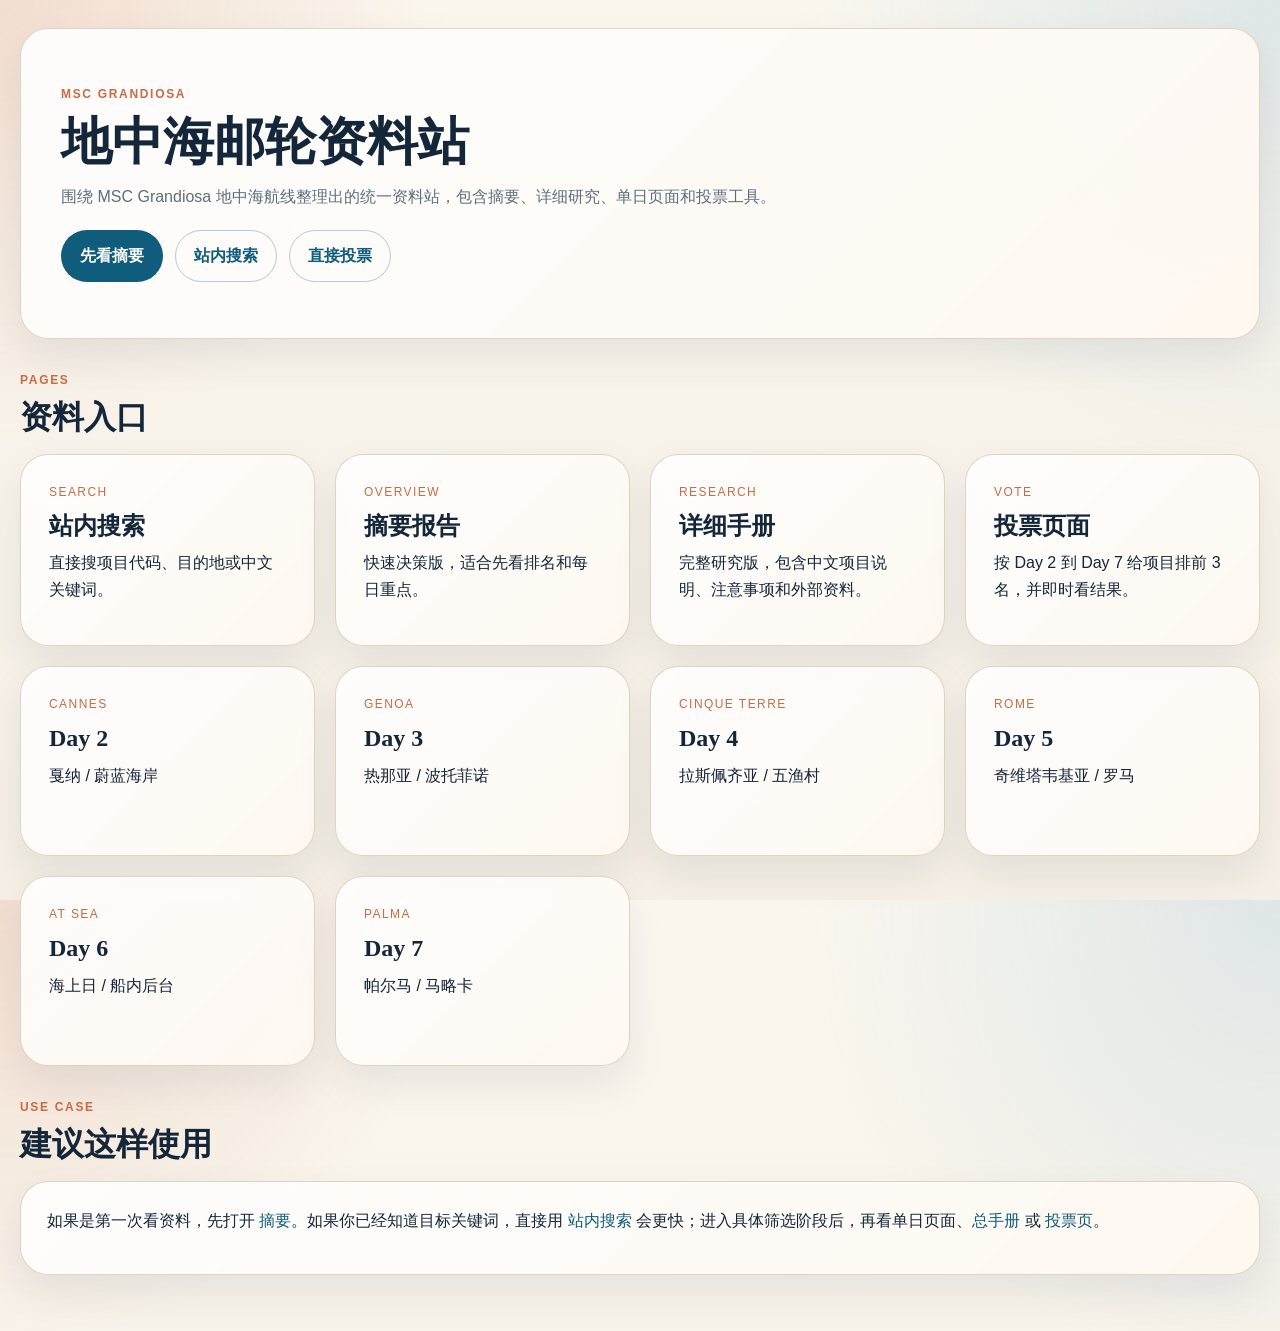
<file: index.html>
<!doctype html>
<html lang="zh-CN">
<head>
  <meta charset="utf-8">
  <meta name="viewport" content="width=device-width, initial-scale=1">
  <title>MSC Grandiosa 地中海邮轮资料站</title>
  <link rel="stylesheet" href="assets/styles.css">
</head>
<body class="home-page">
  <div class="shell">
    <header class="home-hero">
      <p class="eyebrow">MSC Grandiosa</p>
      <h1>地中海邮轮资料站</h1>
      <p class="subtitle">围绕 MSC Grandiosa 地中海航线整理出的统一资料站，包含摘要、详细研究、单日页面和投票工具。</p>
      <div class="hero-actions">
        <a class="primary-btn" href="report.html">先看摘要</a>
        <a class="secondary-btn" href="search.html">站内搜索</a>
        <a class="secondary-btn" href="vote.html">直接投票</a>
      </div>
    </header>

    <section class="deck">
      <div class="section-head">
        <p class="eyebrow">Pages</p>
        <h2>资料入口</h2>
      </div>
      <div class="card-grid">
        <a class="card" href="search.html">
          <p class="card-kicker">Search</p>
          <h3>站内搜索</h3>
          <p>直接搜项目代码、目的地或中文关键词。</p>
        </a>
        

        <a class="card" href="report.html">
          <p class="card-kicker">Overview</p>
          <h3>摘要报告</h3>
          <p>快速决策版，适合先看排名和每日重点。</p>
        </a>
        

        <a class="card" href="detailed.html">
          <p class="card-kicker">Research</p>
          <h3>详细手册</h3>
          <p>完整研究版，包含中文项目说明、注意事项和外部资料。</p>
        </a>
        

        <a class="card" href="vote.html">
          <p class="card-kicker">Vote</p>
          <h3>投票页面</h3>
          <p>按 Day 2 到 Day 7 给项目排前 3 名，并即时看结果。</p>
        </a>
        

        <a class="card" href="day2.html">
          <p class="card-kicker">Cannes</p>
          <h3>Day 2</h3>
          <p>戛纳 / 蔚蓝海岸</p>
        </a>
        

        <a class="card" href="day3.html">
          <p class="card-kicker">Genoa</p>
          <h3>Day 3</h3>
          <p>热那亚 / 波托菲诺</p>
        </a>
        

        <a class="card" href="day4.html">
          <p class="card-kicker">Cinque Terre</p>
          <h3>Day 4</h3>
          <p>拉斯佩齐亚 / 五渔村</p>
        </a>
        

        <a class="card" href="day5.html">
          <p class="card-kicker">Rome</p>
          <h3>Day 5</h3>
          <p>奇维塔韦基亚 / 罗马</p>
        </a>
        

        <a class="card" href="day6.html">
          <p class="card-kicker">At Sea</p>
          <h3>Day 6</h3>
          <p>海上日 / 船内后台</p>
        </a>
        

        <a class="card" href="day7.html">
          <p class="card-kicker">Palma</p>
          <h3>Day 7</h3>
          <p>帕尔马 / 马略卡</p>
        </a>
        </div>
    </section>

    <section class="deck">
      <div class="section-head">
        <p class="eyebrow">Use Case</p>
        <h2>建议这样使用</h2>
      </div>
      <div class="info-panel">
        <p>如果是第一次看资料，先打开 <a href="report.html">摘要</a>。如果你已经知道目标关键词，直接用 <a href="search.html">站内搜索</a> 会更快；进入具体筛选阶段后，再看单日页面、<a href="detailed.html">总手册</a> 或 <a href="vote.html">投票页</a>。</p>
      </div>
    </section>
  </div>
</body>
</html>
</file>
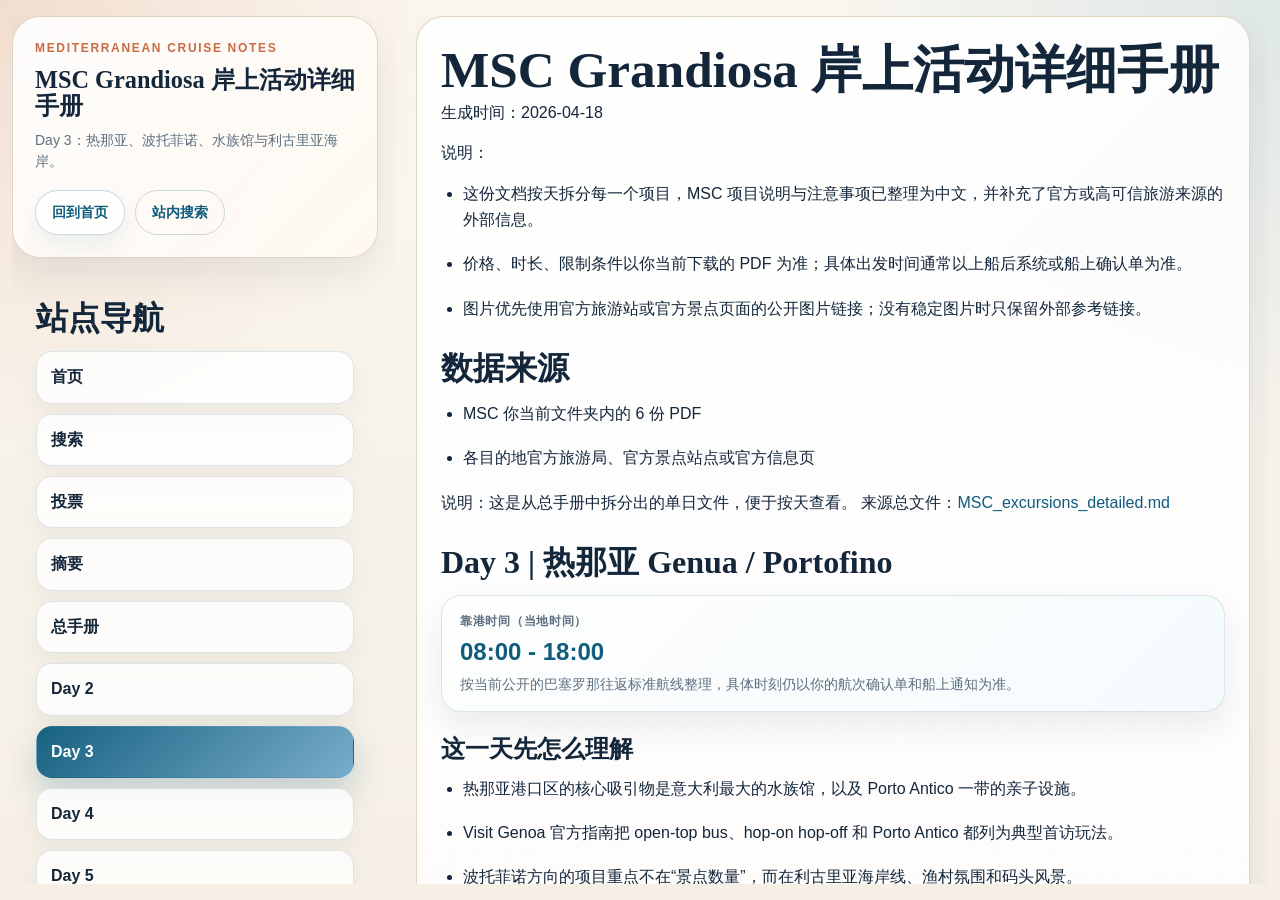
<file: day3.html>
<!doctype html>
<html lang="zh-CN">
<head>
  <meta charset="utf-8">
  <meta name="viewport" content="width=device-width, initial-scale=1">
  <title>MSC Grandiosa 岸上活动详细手册</title>
  <link rel="stylesheet" href="assets/styles.css">
</head>
<body>
  <div class="shell shell-split">
    <aside class="nav-rail">
      <section class="topbar">
        <p class="eyebrow">Mediterranean Cruise Notes</p>
        <h1>MSC Grandiosa 岸上活动详细手册</h1>
        <p class="subtitle">Day 3：热那亚、波托菲诺、水族馆与利古里亚海岸。</p>
        <div class="sidebar-actions">
          <a class="home-btn" href="index.html">回到首页</a>
          <a class="home-btn ghost-btn" href="search.html">站内搜索</a>
        </div>
      </section>
      <section class="sidebar-card site-nav-card">
        <h2>站点导航</h2>
        <div class="site-nav-list">
          <a class="nav-pill" href="index.html">首页</a>
<a class="nav-pill" href="search.html">搜索</a>
<a class="nav-pill" href="vote.html">投票</a>
<a class="nav-pill" href="report.html">摘要</a>
<a class="nav-pill" href="detailed.html">总手册</a>
<a class="nav-pill" href="day2.html">Day 2</a>
<a class="nav-pill is-active" href="day3.html">Day 3</a>
<a class="nav-pill" href="day4.html">Day 4</a>
<a class="nav-pill" href="day5.html">Day 5</a>
<a class="nav-pill" href="day6.html">Day 6</a>
<a class="nav-pill" href="day7.html">Day 7</a>
        </div>
      </section>
      
      <section class="sidebar-card">
        <h2>页内导航</h2>
        <div class="toc"><a class="toc-level-1" href="#msc-grandiosa-岸上活动详细手册">MSC Grandiosa 岸上活动详细手册</a>
<a class="toc-level-2" href="#数据来源">数据来源</a>
<a class="toc-level-2" href="#day-3-热那亚-genua-portofino">Day 3 | 热那亚 Genua / Portofino</a>
<a class="toc-level-3" href="#这一天先怎么理解">这一天先怎么理解</a>
<a class="toc-level-3" href="#当天项目总览">当天项目总览</a>
<a class="toc-level-3" href="#逐项详细信息">逐项详细信息</a>
<a class="toc-level-4" href="#goa06t-热那亚敞篷巴士加水族馆">GOA06T | 热那亚敞篷巴士加水族馆</a>
<a class="toc-level-4" href="#goa14t-热那亚-segway-城市探险">GOA14T | 热那亚 Segway 城市探险</a>
<a class="toc-level-4" href="#goa18t-热那亚城市景观巴士游">GOA18T | 热那亚城市景观巴士游</a>
<a class="toc-level-4" href="#goa23t-米兰一日观光">GOA23T | 米兰一日观光</a>
<a class="toc-level-4" href="#goa29t-波托菲诺与利古里亚海岸">GOA29T | 波托菲诺与利古里亚海岸</a>
<a class="toc-level-4" href="#goa39t-热那亚世界级水族馆">GOA39T | 热那亚世界级水族馆</a>
<a class="toc-level-4" href="#goa44t-热那亚历史中心徒步">GOA44T | 热那亚历史中心徒步</a>
<a class="toc-level-4" href="#goa46t-利古里亚海岸村庄加美食加波托菲诺">GOA46T | 利古里亚海岸村庄加美食加波托菲诺</a>
<a class="toc-level-4" href="#goa51t-跟着-nino-探索航海共和国热那亚">GOA51T | 跟着 Nino 探索航海共和国热那亚</a>
<a class="toc-level-4" href="#goabk2-热那亚电助力骑行">GOABK2 | 热那亚电助力骑行</a>
<a class="toc-level-4" href="#goaea-热那亚无障碍观光">GOAEA | 热那亚无障碍观光</a>
<a class="toc-level-4" href="#fmgoa393-热那亚水族馆家庭套票-2大1小">FMGOA393 | 热那亚水族馆家庭套票 2大1小</a>
<a class="toc-level-4" href="#fmgoa394-热那亚水族馆家庭套票-2大2小">FMGOA394 | 热那亚水族馆家庭套票 2大2小</a>
<a class="toc-level-4" href="#goa19t-热那亚水族馆幕后体验">GOA19T | 热那亚水族馆幕后体验</a>
<a class="toc-level-3" href="#这一天的外部研究链接">这一天的外部研究链接</a></div>
      </section>
    
    </aside>
    <main class="main-stage">
      <header class="mobile-page-header">
        <p class="eyebrow">Mediterranean Cruise Notes</p>
        <h1>MSC Grandiosa 岸上活动详细手册</h1>
        <p class="subtitle">Day 3：热那亚、波托菲诺、水族馆与利古里亚海岸。</p>
      </header>
      <article class="content"><h1 id="msc-grandiosa-岸上活动详细手册">MSC Grandiosa 岸上活动详细手册</h1>
<p>生成时间：2026-04-18</p>
<p>说明：</p>
<ul>
<li>这份文档按天拆分每一个项目，MSC 项目说明与注意事项已整理为中文，并补充了官方或高可信旅游来源的外部信息。</li>
</ul>
<ul>
<li>价格、时长、限制条件以你当前下载的 PDF 为准；具体出发时间通常以上船后系统或船上确认单为准。</li>
</ul>
<ul>
<li>图片优先使用官方旅游站或官方景点页面的公开图片链接；没有稳定图片时只保留外部参考链接。</li>
</ul>
<h2 id="数据来源">数据来源</h2>
<ul>
<li>MSC 你当前文件夹内的 6 份 PDF</li>
</ul>
<ul>
<li>各目的地官方旅游局、官方景点站点或官方信息页</li>
</ul>
<p>说明：这是从总手册中拆分出的单日文件，便于按天查看。 来源总文件：<a href="#">MSC_excursions_detailed.md</a></p>
<h2 id="day-3-热那亚-genua-portofino">Day 3 | 热那亚 Genua / Portofino</h2>
<div class="port-window" role="note">
<span class="port-window-label">靠港时间（当地时间）</span>
<strong>08:00 - 18:00</strong>
<span class="port-window-note">按当前公开的巴塞罗那往返标准航线整理，具体时刻仍以你的航次确认单和船上通知为准。</span>
</div>
<h3 id="这一天先怎么理解">这一天先怎么理解</h3>
<ul>
<li>热那亚港口区的核心吸引物是意大利最大的水族馆，以及 Porto Antico 一带的亲子设施。</li>
</ul>
<ul>
<li>Visit Genoa 官方指南把 open-top bus、hop-on hop-off 和 Porto Antico 都列为典型首访玩法。</li>
</ul>
<ul>
<li>波托菲诺方向的项目重点不在“景点数量”，而在利古里亚海岸线、渔村氛围和码头风景。</li>
</ul>
<h3 id="当天项目总览">当天项目总览</h3>
<div class="table-wrap"><table>
<thead><tr><th>代码</th><th>活动</th><th>类别</th><th>时长</th><th>成人/儿童</th></tr></thead>
<tbody>
<tr><td>GOA06T</td><td>热那亚敞篷巴士加水族馆</td><td>特别主题</td><td>2.45h</td><td>€69 / €49</td></tr>
<tr><td>GOA14T</td><td>热那亚 Segway 城市探险</td><td>MSC Protectours</td><td>2.50h</td><td>€92 / €92</td></tr>
<tr><td>GOA18T</td><td>热那亚城市景观巴士游</td><td>观景巴士/风景线</td><td>3.15h</td><td>€43 / €36</td></tr>
<tr><td>GOA23T</td><td>米兰一日观光</td><td>城市观光</td><td>7.15h</td><td>€102 / €72</td></tr>
<tr><td>GOA29T</td><td>波托菲诺与利古里亚海岸</td><td>观景巴士/风景线</td><td>7.00h</td><td>€120 / €90</td></tr>
<tr><td>GOA39T</td><td>热那亚世界级水族馆</td><td>自然景观</td><td>3.50h</td><td>€53 / €43</td></tr>
<tr><td>GOA44T</td><td>热那亚历史中心徒步</td><td>文化历史</td><td>4.00h</td><td>€70 / €51</td></tr>
<tr><td>GOA46T</td><td>利古里亚海岸村庄加美食加波托菲诺</td><td>城市观光</td><td>7.00h</td><td>€153 / €112</td></tr>
<tr><td>GOA51T</td><td>跟着 Nino 探索航海共和国热那亚</td><td>文化历史</td><td>4.15h</td><td>€50 / €38</td></tr>
<tr><td>GOABK2</td><td>热那亚电助力骑行</td><td>未标注</td><td>4.50h</td><td>€85 / €63</td></tr>
<tr><td>GOAEA</td><td>热那亚无障碍观光</td><td>无障碍友好</td><td>4.00h</td><td>需单独确认 / 需单独确认</td></tr>
<tr><td>FMGOA393</td><td>热那亚水族馆家庭套票 2大1小</td><td>自然景观</td><td>3.50h</td><td>€128 / €128</td></tr>
<tr><td>FMGOA394</td><td>热那亚水族馆家庭套票 2大2小</td><td>自然景观</td><td>3.50h</td><td>€168 / €168</td></tr>
<tr><td>GOA19T</td><td>热那亚水族馆幕后体验</td><td>自然景观</td><td>3.45h</td><td>€64 / €48</td></tr>
</tbody></table></div>
<h3 id="逐项详细信息">逐项详细信息</h3>
<h4 id="goa06t-热那亚敞篷巴士加水族馆">GOA06T | 热那亚敞篷巴士加水族馆</h4>
<ul>
<li>德文原题：<code>GENUESER STADTRUNDFAHRT IM OFFENEN BUS &amp; AQUARIUM-BESUCH</code></li>
</ul>
<ul>
<li>类别：特别主题</li>
</ul>
<ul>
<li>时长：2.45h</li>
</ul>
<ul>
<li>价格：成人 €69；儿童 €49</li>
</ul>
<ul>
<li>最低成团人数：45</li>
</ul>
<ul>
<li>标签：适合拍照</li>
</ul>
<ul>
<li>中文速读：核心是热那亚水族馆。</li>
</ul>
<ul>
<li>MSC 中文说明：这条约 2 小时 45 分的路线把城市观光和水族馆结合在一起。先乘敞篷巴士约 45 分钟浏览热那亚主要地标，如 Garibaldi 大街、De Ferrari 广场、Palazzo Ducale、Carlo Felice 剧院与 Columbus 旧居，随后进入热那亚水族馆自由参观约 2 小时。参观结束后可以立刻回港，也可以留在市中心继续逛。</li>
</ul>
<ul>
<li>注意事项翻译：水族馆门票已包含，但馆内参观不含导游。个别临时展或附加体验可能需要额外付费。回港通常需要自行步行约 10 分钟。</li>
</ul>
<ul>
<li>外部补充参考：</li>
<ul>
<li><a href="https://www.visitgenoa.it/sites/default/files/2024-02/Pocket%20guide%20to%20Genoa_0.pdf">Visit Genoa 官方指南</a></li>
</ul>
<ul>
<li><a href="https://www.acquariodigenova.it/en">Acquario di Genova 官网</a></li>
</ul>
</ul>
<h4 id="goa14t-热那亚-segway-城市探险">GOA14T | 热那亚 Segway 城市探险</h4>
<ul>
<li>德文原题：<code>PROTECTOURS: EIN SEGWAY-ABENTEUER DURCH DIE STADT</code></li>
</ul>
<ul>
<li>类别：MSC Protectours</li>
</ul>
<ul>
<li>时长：2.50h</li>
</ul>
<ul>
<li>价格：成人 €92；儿童 €92</li>
</ul>
<ul>
<li>最低成团人数：2</li>
</ul>
<ul>
<li>中文速读：以机动/骑行体验为主。</li>
</ul>
<ul>
<li>MSC 中文说明：这是约 2 小时 50 分的 Segway 城市探索项目。开始前会有约 15 分钟设备和安全培训，之后由导游带领穿行热那亚老城与主要地标，包括总督宫、哥伦布故居和 Porta Soprana 等，重点在于用较短时间高效体验城市。</li>
</ul>
<ul>
<li>注意事项翻译：最低年龄 16 岁。行动不便者、孕妇、体重低于 45 公斤或高于 117 公斤者不能参加。需要签署同意书。导览通常只提供英语和意大利语。</li>
</ul>
<ul>
<li>外部补充参考：</li>
<ul>
<li><a href="https://www.visitgenoa.it/sites/default/files/2024-02/Pocket%20guide%20to%20Genoa_0.pdf">Visit Genoa 官方指南</a></li>
</ul>
</ul>
<h4 id="goa18t-热那亚城市景观巴士游">GOA18T | 热那亚城市景观巴士游</h4>
<ul>
<li>德文原题：<code>MALERISCHE BUSTOUR ZU DEN SCHÖNSTEN SEHENSWÜRDIGKEITEN DER STADT</code></li>
</ul>
<ul>
<li>类别：观景巴士/风景线</li>
</ul>
<ul>
<li>时长：3.15h</li>
</ul>
<ul>
<li>价格：成人 €43；儿童 €36</li>
</ul>
<ul>
<li>最低成团人数：30</li>
</ul>
<ul>
<li>标签：自由活动 / 适合拍照</li>
</ul>
<ul>
<li>中文速读：通常有自由活动时间。</li>
</ul>
<ul>
<li>MSC 中文说明：这是一条约 3 小时 15 分的巴士观景线。先从车上看热那亚主要街区和广场，然后前往 Boccadasse 等风景点停留，自由拍照和活动。整体节奏轻松，适合把这一天当成“简单看看城市”。</li>
</ul>
<ul>
<li>注意事项翻译：不适合上下船旅客。整体限制较少，属于轻松型项目。</li>
</ul>
<ul>
<li>外部补充参考：</li>
<ul>
<li><a href="https://www.visitgenoa.it/sites/default/files/2024-02/Pocket%20guide%20to%20Genoa_0.pdf">Visit Genoa 官方指南</a></li>
</ul>
</ul>
<h4 id="goa23t-米兰一日观光">GOA23T | 米兰一日观光</h4>
<ul>
<li>德文原题：<code>AUF ENTDECKUNGSREISE IM ELEGANTEN MAILAND</code></li>
</ul>
<ul>
<li>类别：城市观光</li>
</ul>
<ul>
<li>时长：7.15h</li>
</ul>
<ul>
<li>价格：成人 €102；儿童 €72</li>
</ul>
<ul>
<li>最低成团人数：25</li>
</ul>
<ul>
<li>标签：含午餐 / 自由活动 / 步行较多 / 宗教场所</li>
</ul>
<ul>
<li>中文速读：含午餐；通常有自由活动时间。</li>
</ul>
<ul>
<li>MSC 中文说明：这是从热那亚前往米兰的约 7 小时 15 分行程。会先乘巴士到米兰，然后在市中心步行参观包括 Sforza 城堡、米兰主教座堂周边等经典地标，并安排自由活动和午餐时间。整体更像一次外出长线城市游。</li>
</ul>
<ul>
<li>注意事项翻译：步行较多，行动不便者需谨慎评估体力。午餐通常不含在价格里，或只给自由用餐时间。</li>
</ul>
<ul>
<li>外部补充参考：</li>
<ul>
<li><a href="https://www.visitgenoa.it/sites/default/files/2024-02/Pocket%20guide%20to%20Genoa_0.pdf">Visit Genoa 官方指南</a></li>
</ul>
</ul>
<h4 id="goa29t-波托菲诺与利古里亚海岸">GOA29T | 波托菲诺与利古里亚海岸</h4>
<ul>
<li>德文原题：<code>PORTOFINO &amp; WUNDERSCHÖNE AUSSICHT AUF DIE LIGURISCHE KÜSTE</code></li>
</ul>
<ul>
<li>类别：观景巴士/风景线</li>
</ul>
<ul>
<li>时长：7.00h</li>
</ul>
<ul>
<li>价格：成人 €120；儿童 €90</li>
</ul>
<ul>
<li>最低成团人数：80</li>
</ul>
<ul>
<li>标签：含午餐 / 自由活动 / 船接送/船段 / 适合拍照</li>
</ul>
<ul>
<li>中文速读：含午餐；通常有自由活动时间；重点在利古里亚海岸与波托菲诺。</li>
</ul>
<ul>
<li>MSC 中文说明：这条约 7 小时的风景线会经过 Camogli、Santa Margherita 和 Portofino 等利古里亚海岸代表性地点。你会在彩色渔村和海边小镇停留，也会有一段船程前往波托菲诺，重点是看海岸风景、港湾和度假小镇氛围。</li>
</ul>
<ul>
<li>注意事项翻译：天气和海况会影响线路执行。行动不便者需要谨慎选择。午餐通常不含在价格里。</li>
</ul>
<ul>
<li>外部补充参考：</li>
<ul>
<li><a href="https://www.visitgenoa.it/sites/default/files/2024-02/Pocket%20guide%20to%20Genoa_0.pdf">Visit Genoa 官方指南</a></li>
</ul>
<ul>
<li><a href="https://www.visitgenoa.it/en/node/1938">Visit Genoa: Portofino / Camogli</a></li>
</ul>
<ul>
<li><a href="https://www.parcoportofino.it/en/">Portofino Park 官方站</a></li>
</ul>
</ul>
<h4 id="goa39t-热那亚世界级水族馆">GOA39T | 热那亚世界级水族馆</h4>
<ul>
<li>德文原题：<code>EIN AUSFLUG IN ITALIENS WELTKLASSE-AQUARIUM</code></li>
</ul>
<ul>
<li>类别：自然景观</li>
</ul>
<ul>
<li>时长：3.50h</li>
</ul>
<ul>
<li>价格：成人 €53；儿童 €43</li>
</ul>
<ul>
<li>最低成团人数：25</li>
</ul>
<ul>
<li>标签：自由活动 / 船接送/船段</li>
</ul>
<ul>
<li>中文速读：核心是热那亚水族馆；通常有自由活动时间。</li>
</ul>
<ul>
<li>MSC 中文说明：这是一条约 3.5 小时的纯水族馆线路。先乘约 15 分钟小船到热那亚旧港 Expo 区，然后有约 2.5 小时自由参观意大利最大的水族馆，最后再乘船返回。项目重点是看馆内丰富的海洋生物、海底通道、科普展示和旧港周边购物区。</li>
</ul>
<ul>
<li>注意事项翻译：馆内参观不含导游。门票包含主馆，但某些临展和附加体验需要额外付费。建议穿舒适鞋。如果到达时水族馆尚未开放，可能先安排自由活动。</li>
</ul>
<ul>
<li>外部补充参考：</li>
<ul>
<li><a href="https://www.visitgenoa.it/sites/default/files/2024-02/Pocket%20guide%20to%20Genoa_0.pdf">Visit Genoa 官方指南</a></li>
</ul>
<ul>
<li><a href="https://www.acquariodigenova.it/en">Acquario di Genova 官网</a></li>
</ul>
</ul>
<h4 id="goa44t-热那亚历史中心徒步">GOA44T | 热那亚历史中心徒步</h4>
<ul>
<li>德文原题：<code>ZU FUß DURCH DAS GESCHICHTSTRÄCHTIGE ZENTRUM DER STADT</code></li>
</ul>
<ul>
<li>类别：文化历史</li>
</ul>
<ul>
<li>时长：4.00h</li>
</ul>
<ul>
<li>价格：成人 €70；儿童 €51</li>
</ul>
<ul>
<li>最低成团人数：25</li>
</ul>
<ul>
<li>标签：自由活动 / 步行较多 / 船接送/船段 / 宗教场所</li>
</ul>
<ul>
<li>中文速读：通常有自由活动时间。</li>
</ul>
<ul>
<li>MSC 中文说明：这是约 4 小时的老城步行项目。先乘船到旧港，再进入热那亚历史中心，穿梭于狭窄街巷和老广场之间，导览重点是 Carruggi 小巷、De Ferrari 广场和历史建筑群。适合喜欢城市历史和街区氛围的人。</li>
</ul>
<ul>
<li>注意事项翻译：整段步行时间较长，且渡船没有无障碍坡道，不适合行动不便者。部分饮食过敏需求需提前申报。</li>
</ul>
<ul>
<li>外部补充参考：</li>
<ul>
<li><a href="https://www.visitgenoa.it/sites/default/files/2024-02/Pocket%20guide%20to%20Genoa_0.pdf">Visit Genoa 官方指南</a></li>
</ul>
</ul>
<h4 id="goa46t-利古里亚海岸村庄加美食加波托菲诺">GOA46T | 利古里亚海岸村庄加美食加波托菲诺</h4>
<ul>
<li>德文原题：<code>LIGURISCHE KÜSTENDÖRFER, KULINARISCHE GENÜSSE &amp; PORTOFINO</code></li>
</ul>
<ul>
<li>类别：城市观光</li>
</ul>
<ul>
<li>时长：7.00h</li>
</ul>
<ul>
<li>价格：成人 €153；儿童 €112</li>
</ul>
<ul>
<li>最低成团人数：48</li>
</ul>
<ul>
<li>标签：自由活动 / 船接送/船段 / 适合拍照</li>
</ul>
<ul>
<li>中文速读：通常有自由活动时间；重点在利古里亚海岸与波托菲诺。</li>
</ul>
<ul>
<li>MSC 中文说明：这条约 7 小时的路线会把风景、美食和海岸小镇结合在一起。你会先到 Camogli，参加步行导览并品尝利古里亚当地小吃，还会体验 focaccia 烘焙或相关美食环节，之后再前往波托菲诺方向继续观光。整体更偏“风景加体验”。</li>
</ul>
<ul>
<li>注意事项翻译：受天气和海况影响。对行动不便者不太友好。</li>
</ul>
<ul>
<li>外部补充参考：</li>
<ul>
<li><a href="https://www.visitgenoa.it/sites/default/files/2024-02/Pocket%20guide%20to%20Genoa_0.pdf">Visit Genoa 官方指南</a></li>
</ul>
<ul>
<li><a href="https://www.visitgenoa.it/en/node/1938">Visit Genoa: Portofino / Camogli</a></li>
</ul>
<ul>
<li><a href="https://www.parcoportofino.it/en/">Portofino Park 官方站</a></li>
</ul>
</ul>
<h4 id="goa51t-跟着-nino-探索航海共和国热那亚">GOA51T | 跟着 Nino 探索航海共和国热那亚</h4>
<ul>
<li>德文原题：<code>GENUA: DIE GEHEIMNISSE DER SEEFARERREPUBLIK MIT NINO</code></li>
</ul>
<ul>
<li>类别：文化历史</li>
</ul>
<ul>
<li>时长：4.15h</li>
</ul>
<ul>
<li>价格：成人 €50；儿童 €38</li>
</ul>
<ul>
<li>最低成团人数：10</li>
</ul>
<ul>
<li>标签：自由活动 / 宗教场所</li>
</ul>
<ul>
<li>中文速读：核心是热那亚水族馆；通常有自由活动时间。</li>
</ul>
<ul>
<li>MSC 中文说明：这是约 4 小时 15 分的城市文化线，通过虚拟导览人物 Nino 讲述热那亚作为航海共和国的历史。线路会经过历史地标，也通常会安排品尝 focaccia，并在旧港区留出一些自由时间。整体比普通步行团更强调故事性。</li>
</ul>
<ul>
<li>注意事项翻译：景点以外观参观为主。路线会经过不平整地面，不适合轮椅旅客或明显行动不便者。</li>
</ul>
<ul>
<li>外部补充参考：</li>
<ul>
<li><a href="https://www.visitgenoa.it/sites/default/files/2024-02/Pocket%20guide%20to%20Genoa_0.pdf">Visit Genoa 官方指南</a></li>
</ul>
<ul>
<li><a href="https://www.acquariodigenova.it/en">Acquario di Genova 官网</a></li>
</ul>
</ul>
<h4 id="goabk2-热那亚电助力骑行">GOABK2 | 热那亚电助力骑行</h4>
<ul>
<li>德文原题：<code>DAS AUTHENTISCHE GENUA MIT DEM E-BIKE</code></li>
</ul>
<ul>
<li>类别：未标注</li>
</ul>
<ul>
<li>时长：4.50h</li>
</ul>
<ul>
<li>价格：成人 €85；儿童 €63</li>
</ul>
<ul>
<li>最低成团人数：1</li>
</ul>
<ul>
<li>标签：自由活动 / 骑行 / 适合拍照 / 宗教场所</li>
</ul>
<ul>
<li>中文速读：核心是热那亚水族馆；以电助力骑行为主。</li>
</ul>
<ul>
<li>MSC 中文说明：这是一条约 4.5 小时、约 18 公里的电助力骑行线，会沿热那亚海岸和老城区骑行，途中经过港口、历史街区和海边渔村，适合喜欢运动感和摄影视角的人。</li>
</ul>
<ul>
<li>注意事项翻译：最低年龄 9 岁。整体为中等强度骑行，不适合完全没有骑行基础的人。参加前需签免责文件。</li>
</ul>
<ul>
<li>外部补充参考：</li>
<ul>
<li><a href="https://www.visitgenoa.it/sites/default/files/2024-02/Pocket%20guide%20to%20Genoa_0.pdf">Visit Genoa 官方指南</a></li>
</ul>
<ul>
<li><a href="https://www.acquariodigenova.it/en">Acquario di Genova 官网</a></li>
</ul>
</ul>
<h4 id="goaea-热那亚无障碍观光">GOAEA | 热那亚无障碍观光</h4>
<ul>
<li>德文原题：<code>BARRIEREFREIER AUSFLUG: GENUA</code></li>
</ul>
<ul>
<li>类别：无障碍友好</li>
</ul>
<ul>
<li>时长：4.00h</li>
</ul>
<ul>
<li>价格：成人 需单独确认；儿童 需单独确认</li>
</ul>
<ul>
<li>最低成团人数：1</li>
</ul>
<ul>
<li>标签：自由活动 / 适合拍照 / 宗教场所</li>
</ul>
<ul>
<li>中文速读：典型 MSC 城市观光线。</li>
</ul>
<ul>
<li>MSC 中文说明：这是专为行动不便者设计的约 4 小时无障碍线路。会乘可无障碍上下车的面包车和导游一起参观热那亚历史中心与旧港一带，并尽量选择无台阶、路程更短、轮椅可达的路线。</li>
</ul>
<ul>
<li>注意事项翻译：需要通过区域联系中心确认可用性。项目会尽可能安排无障碍卫生间、无台阶路线和带坡道或升降装置的车辆。</li>
</ul>
<ul>
<li>外部补充参考：</li>
<ul>
<li><a href="https://www.visitgenoa.it/sites/default/files/2024-02/Pocket%20guide%20to%20Genoa_0.pdf">Visit Genoa 官方指南</a></li>
</ul>
</ul>
<h4 id="fmgoa393-热那亚水族馆家庭套票-2大1小">FMGOA393 | 热那亚水族馆家庭套票 2大1小</h4>
<ul>
<li>德文原题：<code>BESUCH IM AQUARIUM VON GENUA: FAMILIENPAKET 2 ERWACHSENE UND 1 KIND</code></li>
</ul>
<ul>
<li>类别：自然景观</li>
</ul>
<ul>
<li>时长：3.50h</li>
</ul>
<ul>
<li>价格：成人 €128；儿童 €128</li>
</ul>
<ul>
<li>最低成团人数：25</li>
</ul>
<ul>
<li>标签：自由活动 / 船接送/船段</li>
</ul>
<ul>
<li>中文速读：核心是热那亚水族馆；通常有自由活动时间。</li>
</ul>
<ul>
<li>MSC 中文说明：这是热那亚水族馆的家庭套票版本，仅适用于同一舱房的 2 位成人和 1 位 3 到 13 岁儿童。内容和 GOA39T 基本相同，包含船接送、约 2.5 小时馆内自由参观以及旧港区购物时间。</li>
</ul>
<ul>
<li>注意事项翻译：只适用于符合条件的家庭组合。额外家庭成员需通过船上岸上游办公室另行加订。馆内主门票包含，但附加项目可能另收费。</li>
</ul>
<ul>
<li>外部补充参考：</li>
<ul>
<li><a href="https://www.visitgenoa.it/sites/default/files/2024-02/Pocket%20guide%20to%20Genoa_0.pdf">Visit Genoa 官方指南</a></li>
</ul>
<ul>
<li><a href="https://www.acquariodigenova.it/en">Acquario di Genova 官网</a></li>
</ul>
</ul>
<h4 id="fmgoa394-热那亚水族馆家庭套票-2大2小">FMGOA394 | 热那亚水族馆家庭套票 2大2小</h4>
<ul>
<li>德文原题：<code>BESUCH IM AQUARIUM VON GENUA: FAMILIENPAKET 2 ERWACHSENE UND 2 KINDER</code></li>
</ul>
<ul>
<li>类别：自然景观</li>
</ul>
<ul>
<li>时长：3.50h</li>
</ul>
<ul>
<li>价格：成人 €168；儿童 €168</li>
</ul>
<ul>
<li>最低成团人数：25</li>
</ul>
<ul>
<li>标签：自由活动 / 船接送/船段</li>
</ul>
<ul>
<li>中文速读：核心是热那亚水族馆；通常有自由活动时间。</li>
</ul>
<ul>
<li>MSC 中文说明：这是热那亚水族馆的家庭套票版本，仅适用于同一舱房的 2 位成人和 2 位 3 到 13 岁儿童。内容和 GOA39T 基本一致，主打家庭一起参观水族馆和旧港区。</li>
</ul>
<ul>
<li>注意事项翻译：只适用于符合条件的家庭组合。额外家庭成员需另行加订。馆内附加体验可能另收费。</li>
</ul>
<ul>
<li>外部补充参考：</li>
<ul>
<li><a href="https://www.visitgenoa.it/sites/default/files/2024-02/Pocket%20guide%20to%20Genoa_0.pdf">Visit Genoa 官方指南</a></li>
</ul>
<ul>
<li><a href="https://www.acquariodigenova.it/en">Acquario di Genova 官网</a></li>
</ul>
</ul>
<h4 id="goa19t-热那亚水族馆幕后体验">GOA19T | 热那亚水族馆幕后体验</h4>
<ul>
<li>德文原题：<code>HINTER DEN KULISSEN IN ITALIENS GRÖSSTEM AQUARIUM</code></li>
</ul>
<ul>
<li>类别：自然景观</li>
</ul>
<ul>
<li>时长：3.45h</li>
</ul>
<ul>
<li>价格：成人 €64；儿童 €48</li>
</ul>
<ul>
<li>最低成团人数：8</li>
</ul>
<ul>
<li>标签：自由活动 / 船接送/船段 / 幕后体验</li>
</ul>
<ul>
<li>中文速读：核心是热那亚水族馆；包含幕后区域；通常有自由活动时间。</li>
</ul>
<ul>
<li>MSC 中文说明：这是一条约 3 小时 45 分的水族馆特别体验线。先乘船到水族馆，再先自由参观约 1.5 小时，随后参加约 1 小时的幕后导览，进入一般游客平时看不到的区域，包括教学实验室、海马相关技术区以及水母实验区等。最后返回码头。</li>
</ul>
<ul>
<li>注意事项翻译：普通参观部分不含导游，只有幕后环节为专题导览。导览语言通常只有英语和意大利语。</li>
</ul>
<ul>
<li>外部补充参考：</li>
<ul>
<li><a href="https://www.visitgenoa.it/sites/default/files/2024-02/Pocket%20guide%20to%20Genoa_0.pdf">Visit Genoa 官方指南</a></li>
</ul>
<ul>
<li><a href="https://www.acquariodigenova.it/en">Acquario di Genova 官网</a></li>
</ul>
</ul>
<h3 id="这一天的外部研究链接">这一天的外部研究链接</h3>
<ul>
<li><a href="https://www.acquariodigenova.it/en">Acquario di Genova 官网</a></li>
</ul>
<ul>
<li><a href="https://www.visitgenoa.it/sites/default/files/2024-02/Pocket%20guide%20to%20Genoa_0.pdf">Visit Genoa 官方指南 PDF</a></li>
</ul>
<ul>
<li><a href="https://www.visitgenoa.it/en/node/1938">Visit Genoa: Camogli, Portofino e Santa Margherita</a></li>
</ul>
<ul>
<li><a href="https://www.parcoportofino.it/en/">Portofino Park 官方站</a></li>
</ul></article>
    </main>
    
      <details class="mobile-toc-drawer">
        <summary>目录</summary>
        <div class="mobile-toc-sheet">
          <div class="mobile-toc-head">
            <p class="eyebrow">On This Page</p>
            <h2>MSC Grandiosa 岸上活动详细手册</h2>
            <p class="small-note">Day 3：热那亚、波托菲诺、水族馆与利古里亚海岸。</p>
          </div>
          <section class="mobile-toc-section">
            <h3>页内导航</h3>
            <div class="toc">
              <a class="toc-level-1" href="#msc-grandiosa-岸上活动详细手册">MSC Grandiosa 岸上活动详细手册</a>
<a class="toc-level-2" href="#数据来源">数据来源</a>
<a class="toc-level-2" href="#day-3-热那亚-genua-portofino">Day 3 | 热那亚 Genua / Portofino</a>
<a class="toc-level-3" href="#这一天先怎么理解">这一天先怎么理解</a>
<a class="toc-level-3" href="#当天项目总览">当天项目总览</a>
<a class="toc-level-3" href="#逐项详细信息">逐项详细信息</a>
<a class="toc-level-4" href="#goa06t-热那亚敞篷巴士加水族馆">GOA06T | 热那亚敞篷巴士加水族馆</a>
<a class="toc-level-4" href="#goa14t-热那亚-segway-城市探险">GOA14T | 热那亚 Segway 城市探险</a>
<a class="toc-level-4" href="#goa18t-热那亚城市景观巴士游">GOA18T | 热那亚城市景观巴士游</a>
<a class="toc-level-4" href="#goa23t-米兰一日观光">GOA23T | 米兰一日观光</a>
<a class="toc-level-4" href="#goa29t-波托菲诺与利古里亚海岸">GOA29T | 波托菲诺与利古里亚海岸</a>
<a class="toc-level-4" href="#goa39t-热那亚世界级水族馆">GOA39T | 热那亚世界级水族馆</a>
<a class="toc-level-4" href="#goa44t-热那亚历史中心徒步">GOA44T | 热那亚历史中心徒步</a>
<a class="toc-level-4" href="#goa46t-利古里亚海岸村庄加美食加波托菲诺">GOA46T | 利古里亚海岸村庄加美食加波托菲诺</a>
<a class="toc-level-4" href="#goa51t-跟着-nino-探索航海共和国热那亚">GOA51T | 跟着 Nino 探索航海共和国热那亚</a>
<a class="toc-level-4" href="#goabk2-热那亚电助力骑行">GOABK2 | 热那亚电助力骑行</a>
<a class="toc-level-4" href="#goaea-热那亚无障碍观光">GOAEA | 热那亚无障碍观光</a>
<a class="toc-level-4" href="#fmgoa393-热那亚水族馆家庭套票-2大1小">FMGOA393 | 热那亚水族馆家庭套票 2大1小</a>
<a class="toc-level-4" href="#fmgoa394-热那亚水族馆家庭套票-2大2小">FMGOA394 | 热那亚水族馆家庭套票 2大2小</a>
<a class="toc-level-4" href="#goa19t-热那亚水族馆幕后体验">GOA19T | 热那亚水族馆幕后体验</a>
<a class="toc-level-3" href="#这一天的外部研究链接">这一天的外部研究链接</a>
            </div>
          </section>
          <section class="mobile-toc-section">
            <h3>站点页面</h3>
            <div class="site-nav-list">
              <a class="nav-pill" href="index.html">首页</a>
<a class="nav-pill" href="search.html">搜索</a>
<a class="nav-pill" href="vote.html">投票</a>
<a class="nav-pill" href="report.html">摘要</a>
<a class="nav-pill" href="detailed.html">总手册</a>
<a class="nav-pill" href="day2.html">Day 2</a>
<a class="nav-pill is-active" href="day3.html">Day 3</a>
<a class="nav-pill" href="day4.html">Day 4</a>
<a class="nav-pill" href="day5.html">Day 5</a>
<a class="nav-pill" href="day6.html">Day 6</a>
<a class="nav-pill" href="day7.html">Day 7</a>
            </div>
          </section>
        </div>
      </details>
    
  </div>
  
  <script src="assets/mobile-toc-anchor.js" defer></script>
  <script src="assets/mobile-tables.js" defer></script>
</body>
</html>
</file>
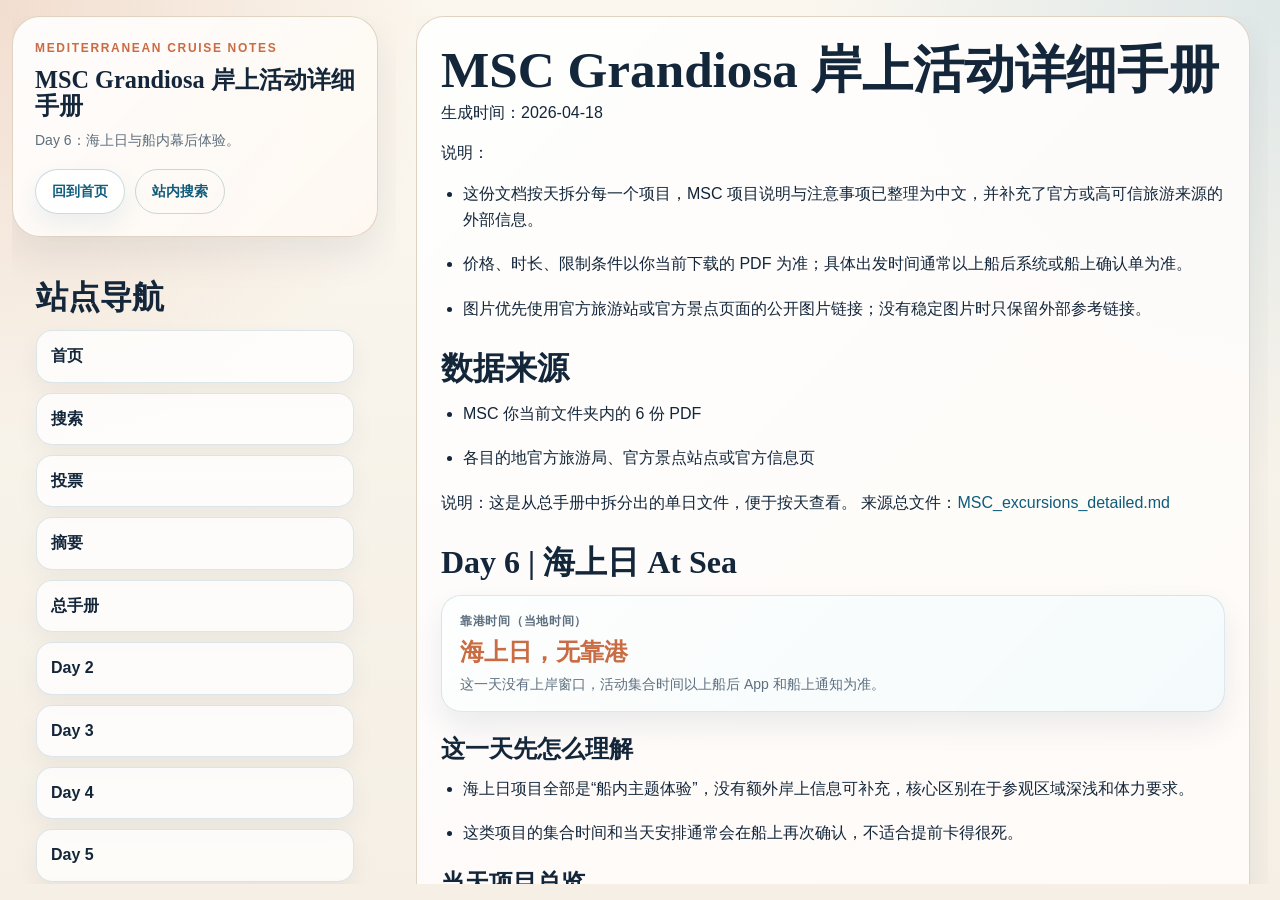
<file: day6.html>
<!doctype html>
<html lang="zh-CN">
<head>
  <meta charset="utf-8">
  <meta name="viewport" content="width=device-width, initial-scale=1">
  <title>MSC Grandiosa 岸上活动详细手册</title>
  <link rel="stylesheet" href="assets/styles.css">
</head>
<body>
  <div class="shell shell-split">
    <aside class="nav-rail">
      <section class="topbar">
        <p class="eyebrow">Mediterranean Cruise Notes</p>
        <h1>MSC Grandiosa 岸上活动详细手册</h1>
        <p class="subtitle">Day 6：海上日与船内幕后体验。</p>
        <div class="sidebar-actions">
          <a class="home-btn" href="index.html">回到首页</a>
          <a class="home-btn ghost-btn" href="search.html">站内搜索</a>
        </div>
      </section>
      <section class="sidebar-card site-nav-card">
        <h2>站点导航</h2>
        <div class="site-nav-list">
          <a class="nav-pill" href="index.html">首页</a>
<a class="nav-pill" href="search.html">搜索</a>
<a class="nav-pill" href="vote.html">投票</a>
<a class="nav-pill" href="report.html">摘要</a>
<a class="nav-pill" href="detailed.html">总手册</a>
<a class="nav-pill" href="day2.html">Day 2</a>
<a class="nav-pill" href="day3.html">Day 3</a>
<a class="nav-pill" href="day4.html">Day 4</a>
<a class="nav-pill" href="day5.html">Day 5</a>
<a class="nav-pill is-active" href="day6.html">Day 6</a>
<a class="nav-pill" href="day7.html">Day 7</a>
        </div>
      </section>
      
      <section class="sidebar-card">
        <h2>页内导航</h2>
        <div class="toc"><a class="toc-level-1" href="#msc-grandiosa-岸上活动详细手册">MSC Grandiosa 岸上活动详细手册</a>
<a class="toc-level-2" href="#数据来源">数据来源</a>
<a class="toc-level-2" href="#day-6-海上日-at-sea">Day 6 | 海上日 At Sea</a>
<a class="toc-level-3" href="#这一天先怎么理解">这一天先怎么理解</a>
<a class="toc-level-3" href="#当天项目总览">当天项目总览</a>
<a class="toc-level-3" href="#逐项详细信息">逐项详细信息</a>
<a class="toc-level-4" href="#bts01-终极幕后参观全区域">BTS01 | 终极幕后参观：全区域</a>
<a class="toc-level-4" href="#bts02-幕后参观后台与后勤区">BTS02 | 幕后参观：后台与后勤区</a>
<a class="toc-level-4" href="#bts03-幕后参观控制室与机舱区">BTS03 | 幕后参观：控制室与机舱区</a></div>
      </section>
    
    </aside>
    <main class="main-stage">
      <header class="mobile-page-header">
        <p class="eyebrow">Mediterranean Cruise Notes</p>
        <h1>MSC Grandiosa 岸上活动详细手册</h1>
        <p class="subtitle">Day 6：海上日与船内幕后体验。</p>
      </header>
      <article class="content"><h1 id="msc-grandiosa-岸上活动详细手册">MSC Grandiosa 岸上活动详细手册</h1>
<p>生成时间：2026-04-18</p>
<p>说明：</p>
<ul>
<li>这份文档按天拆分每一个项目，MSC 项目说明与注意事项已整理为中文，并补充了官方或高可信旅游来源的外部信息。</li>
</ul>
<ul>
<li>价格、时长、限制条件以你当前下载的 PDF 为准；具体出发时间通常以上船后系统或船上确认单为准。</li>
</ul>
<ul>
<li>图片优先使用官方旅游站或官方景点页面的公开图片链接；没有稳定图片时只保留外部参考链接。</li>
</ul>
<h2 id="数据来源">数据来源</h2>
<ul>
<li>MSC 你当前文件夹内的 6 份 PDF</li>
</ul>
<ul>
<li>各目的地官方旅游局、官方景点站点或官方信息页</li>
</ul>
<p>说明：这是从总手册中拆分出的单日文件，便于按天查看。 来源总文件：<a href="#">MSC_excursions_detailed.md</a></p>
<h2 id="day-6-海上日-at-sea">Day 6 | 海上日 At Sea</h2>
<div class="port-window is-sea-day" role="note">
<span class="port-window-label">靠港时间（当地时间）</span>
<strong>海上日，无靠港</strong>
<span class="port-window-note">这一天没有上岸窗口，活动集合时间以上船后 App 和船上通知为准。</span>
</div>
<h3 id="这一天先怎么理解">这一天先怎么理解</h3>
<ul>
<li>海上日项目全部是“船内主题体验”，没有额外岸上信息可补充，核心区别在于参观区域深浅和体力要求。</li>
</ul>
<ul>
<li>这类项目的集合时间和当天安排通常会在船上再次确认，不适合提前卡得很死。</li>
</ul>
<h3 id="当天项目总览">当天项目总览</h3>
<div class="table-wrap"><table>
<thead><tr><th>代码</th><th>活动</th><th>类别</th><th>时长</th><th>成人/儿童</th></tr></thead>
<tbody>
<tr><td>BTS01</td><td>终极幕后参观：全区域</td><td>特别主题</td><td>3.50h</td><td>€76 / €43</td></tr>
<tr><td>BTS02</td><td>幕后参观：后台与后勤区</td><td>特别主题</td><td>2.00h</td><td>€45 / €31</td></tr>
<tr><td>BTS03</td><td>幕后参观：控制室与机舱区</td><td>特别主题</td><td>1.50h</td><td>€48 / €38</td></tr>
</tbody></table></div>
<h3 id="逐项详细信息">逐项详细信息</h3>
<h4 id="bts01-终极幕后参观全区域">BTS01 | 终极幕后参观：全区域</h4>
<ul>
<li>德文原题：<code>ULTIMATIVES BEHIND THE SCENES: ALLE BEREICHE</code></li>
</ul>
<ul>
<li>类别：特别主题</li>
</ul>
<ul>
<li>时长：3.50h</li>
</ul>
<ul>
<li>价格：成人 €76；儿童 €43</li>
</ul>
<ul>
<li>最低成团人数：2</li>
</ul>
<ul>
<li>标签：幕后体验</li>
</ul>
<ul>
<li>中文速读：包含幕后区域。</li>
</ul>
<ul>
<li>MSC 中文说明：这是约 3.5 小时的邮轮幕后综合体验，结合后台与后勤区参观，以及控制与驾驶相关区域参观。你会进入平时不对普通乘客开放的多个船内空间，用较完整的方式了解邮轮是如何运作的。该项目通常会拆分在港口日和海上日两个不同时间完成。</li>
</ul>
<ul>
<li>注意事项翻译：最低年龄 6 岁，且必须由付费成人陪同。参加者需要有一定体力，因为行程包含多段楼梯和较长的步行、站立时间。集合时间与具体日期以上船后通知为准。严禁携带手机和相机，必须穿包脚鞋。</li>
</ul>
<h4 id="bts02-幕后参观后台与后勤区">BTS02 | 幕后参观：后台与后勤区</h4>
<ul>
<li>德文原题：<code>BEHIND THE SCENES: BACKSTAGE-BEREICH</code></li>
</ul>
<ul>
<li>类别：特别主题</li>
</ul>
<ul>
<li>时长：2.00h</li>
</ul>
<ul>
<li>价格：成人 €45；儿童 €31</li>
</ul>
<ul>
<li>最低成团人数：2</li>
</ul>
<ul>
<li>标签：幕后体验</li>
</ul>
<ul>
<li>中文速读：包含幕后区域。</li>
</ul>
<ul>
<li>MSC 中文说明：这是约 2 小时的船内后台参观。你会进入厨房、剧院后台、仓储区和洗衣房等区域，了解邮轮上为数千名乘客提供餐饮、演出和日常运营支持的后勤系统。整体更偏“后台运作揭秘”。</li>
</ul>
<ul>
<li>注意事项翻译：最低年龄 6 岁，需由付费成人陪同。项目包含多段楼梯和较长站立时间。集合信息以上船后通知为准。严禁携带手机和相机，必须穿包脚鞋。</li>
</ul>
<h4 id="bts03-幕后参观控制室与机舱区">BTS03 | 幕后参观：控制室与机舱区</h4>
<ul>
<li>德文原题：<code>BEHIND THE SCENES: ANWEISUNGEN UND KONTROLLBEREICH</code></li>
</ul>
<ul>
<li>类别：特别主题</li>
</ul>
<ul>
<li>时长：1.50h</li>
</ul>
<ul>
<li>价格：成人 €48；儿童 €38</li>
</ul>
<ul>
<li>最低成团人数：2</li>
</ul>
<ul>
<li>标签：幕后体验</li>
</ul>
<ul>
<li>中文速读：包含幕后区域。</li>
</ul>
<ul>
<li>MSC 中文说明：这是约 1.5 小时的技术向幕后体验。你会进入机舱附近区域看推进系统和大型机械设备，并参观驾驶台或控制区域，了解邮轮导航和运行所依赖的技术系统。适合对船舶工程和驾驶系统感兴趣的人。</li>
</ul>
<ul>
<li>注意事项翻译：最低年龄 6 岁，需由付费成人陪同。项目包含多段楼梯和较长站立时间。集合信息以上船后通知为准。严禁携带手机和相机，必须穿包脚鞋。</li>
</ul></article>
    </main>
    
      <details class="mobile-toc-drawer">
        <summary>目录</summary>
        <div class="mobile-toc-sheet">
          <div class="mobile-toc-head">
            <p class="eyebrow">On This Page</p>
            <h2>MSC Grandiosa 岸上活动详细手册</h2>
            <p class="small-note">Day 6：海上日与船内幕后体验。</p>
          </div>
          <section class="mobile-toc-section">
            <h3>页内导航</h3>
            <div class="toc">
              <a class="toc-level-1" href="#msc-grandiosa-岸上活动详细手册">MSC Grandiosa 岸上活动详细手册</a>
<a class="toc-level-2" href="#数据来源">数据来源</a>
<a class="toc-level-2" href="#day-6-海上日-at-sea">Day 6 | 海上日 At Sea</a>
<a class="toc-level-3" href="#这一天先怎么理解">这一天先怎么理解</a>
<a class="toc-level-3" href="#当天项目总览">当天项目总览</a>
<a class="toc-level-3" href="#逐项详细信息">逐项详细信息</a>
<a class="toc-level-4" href="#bts01-终极幕后参观全区域">BTS01 | 终极幕后参观：全区域</a>
<a class="toc-level-4" href="#bts02-幕后参观后台与后勤区">BTS02 | 幕后参观：后台与后勤区</a>
<a class="toc-level-4" href="#bts03-幕后参观控制室与机舱区">BTS03 | 幕后参观：控制室与机舱区</a>
            </div>
          </section>
          <section class="mobile-toc-section">
            <h3>站点页面</h3>
            <div class="site-nav-list">
              <a class="nav-pill" href="index.html">首页</a>
<a class="nav-pill" href="search.html">搜索</a>
<a class="nav-pill" href="vote.html">投票</a>
<a class="nav-pill" href="report.html">摘要</a>
<a class="nav-pill" href="detailed.html">总手册</a>
<a class="nav-pill" href="day2.html">Day 2</a>
<a class="nav-pill" href="day3.html">Day 3</a>
<a class="nav-pill" href="day4.html">Day 4</a>
<a class="nav-pill" href="day5.html">Day 5</a>
<a class="nav-pill is-active" href="day6.html">Day 6</a>
<a class="nav-pill" href="day7.html">Day 7</a>
            </div>
          </section>
        </div>
      </details>
    
  </div>
  
  <script src="assets/mobile-toc-anchor.js" defer></script>
  <script src="assets/mobile-tables.js" defer></script>
</body>
</html>
</file>
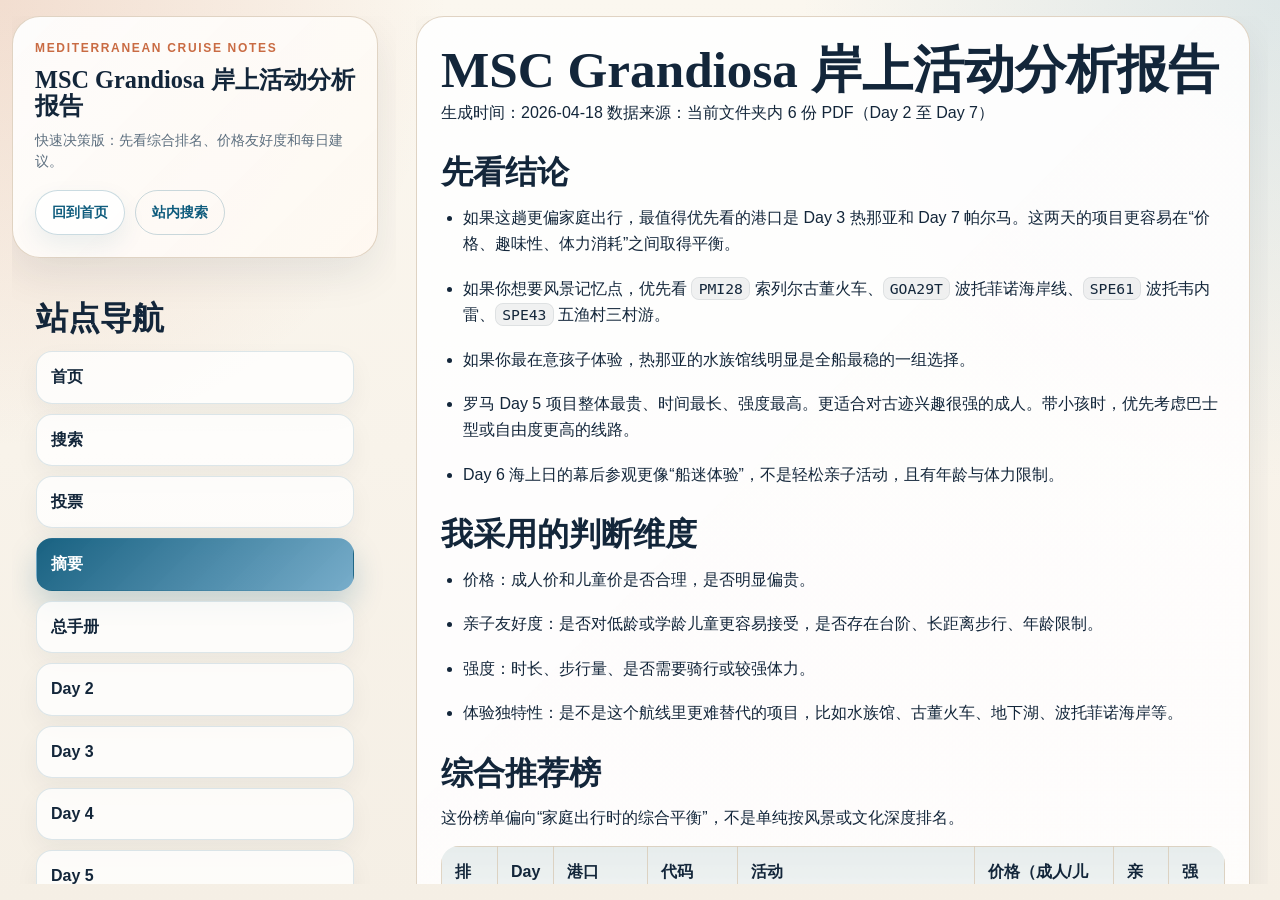
<file: report.html>
<!doctype html>
<html lang="zh-CN">
<head>
  <meta charset="utf-8">
  <meta name="viewport" content="width=device-width, initial-scale=1">
  <title>MSC Grandiosa 岸上活动分析报告</title>
  <link rel="stylesheet" href="assets/styles.css">
</head>
<body>
  <div class="shell shell-split">
    <aside class="nav-rail">
      <section class="topbar">
        <p class="eyebrow">Mediterranean Cruise Notes</p>
        <h1>MSC Grandiosa 岸上活动分析报告</h1>
        <p class="subtitle">快速决策版：先看综合排名、价格友好度和每日建议。</p>
        <div class="sidebar-actions">
          <a class="home-btn" href="index.html">回到首页</a>
          <a class="home-btn ghost-btn" href="search.html">站内搜索</a>
        </div>
      </section>
      <section class="sidebar-card site-nav-card">
        <h2>站点导航</h2>
        <div class="site-nav-list">
          <a class="nav-pill" href="index.html">首页</a>
<a class="nav-pill" href="search.html">搜索</a>
<a class="nav-pill" href="vote.html">投票</a>
<a class="nav-pill is-active" href="report.html">摘要</a>
<a class="nav-pill" href="detailed.html">总手册</a>
<a class="nav-pill" href="day2.html">Day 2</a>
<a class="nav-pill" href="day3.html">Day 3</a>
<a class="nav-pill" href="day4.html">Day 4</a>
<a class="nav-pill" href="day5.html">Day 5</a>
<a class="nav-pill" href="day6.html">Day 6</a>
<a class="nav-pill" href="day7.html">Day 7</a>
        </div>
      </section>
      
      <section class="sidebar-card">
        <h2>页内导航</h2>
        <div class="toc"><a class="toc-level-1" href="#msc-grandiosa-岸上活动分析报告">MSC Grandiosa 岸上活动分析报告</a>
<a class="toc-level-2" href="#先看结论">先看结论</a>
<a class="toc-level-2" href="#我采用的判断维度">我采用的判断维度</a>
<a class="toc-level-2" href="#综合推荐榜">综合推荐榜</a>
<a class="toc-level-2" href="#价格最友好的选择">价格最友好的选择</a>
<a class="toc-level-2" href="#更适合带孩子的选择">更适合带孩子的选择</a>
<a class="toc-level-2" href="#不太建议低龄儿童优先选的类型">不太建议低龄儿童优先选的类型</a>
<a class="toc-level-2" href="#按日历整理的完整活动清单">按日历整理的完整活动清单</a>
<a class="toc-level-3" href="#day-2-戛纳-cannes">Day 2 | 戛纳 Cannes</a>
<a class="toc-level-3" href="#day-3-热那亚-genua-portofino">Day 3 | 热那亚 Genua / Portofino</a>
<a class="toc-level-4" href="#热那亚水族馆项目详细对比">热那亚水族馆项目详细对比</a>
<a class="toc-level-3" href="#day-4-拉斯佩齐亚-la-spezia-cinque-terre">Day 4 | 拉斯佩齐亚 La Spezia / Cinque Terre</a>
<a class="toc-level-3" href="#day-5-奇维塔韦基亚-civitavecchia-罗马">Day 5 | 奇维塔韦基亚 Civitavecchia / 罗马</a>
<a class="toc-level-3" href="#day-6-海上日-at-sea">Day 6 | 海上日 At Sea</a>
<a class="toc-level-3" href="#day-7-帕尔马-palma-de-mallorca">Day 7 | 帕尔马 Palma de Mallorca</a>
<a class="toc-level-2" href="#最后给你的实用建议">最后给你的实用建议</a></div>
      </section>
    
    </aside>
    <main class="main-stage">
      <header class="mobile-page-header">
        <p class="eyebrow">Mediterranean Cruise Notes</p>
        <h1>MSC Grandiosa 岸上活动分析报告</h1>
        <p class="subtitle">快速决策版：先看综合排名、价格友好度和每日建议。</p>
      </header>
      <article class="content"><h1 id="msc-grandiosa-岸上活动分析报告">MSC Grandiosa 岸上活动分析报告</h1>
<p>生成时间：2026-04-18 数据来源：当前文件夹内 6 份 PDF（Day 2 至 Day 7）</p>
<h2 id="先看结论">先看结论</h2>
<ul>
<li>如果这趟更偏家庭出行，最值得优先看的港口是 Day 3 热那亚和 Day 7 帕尔马。这两天的项目更容易在“价格、趣味性、体力消耗”之间取得平衡。</li>
</ul>
<ul>
<li>如果你想要风景记忆点，优先看 <code>PMI28</code> 索列尔古董火车、<code>GOA29T</code> 波托菲诺海岸线、<code>SPE61</code> 波托韦内雷、<code>SPE43</code> 五渔村三村游。</li>
</ul>
<ul>
<li>如果你最在意孩子体验，热那亚的水族馆线明显是全船最稳的一组选择。</li>
</ul>
<ul>
<li>罗马 Day 5 项目整体最贵、时间最长、强度最高。更适合对古迹兴趣很强的成人。带小孩时，优先考虑巴士型或自由度更高的线路。</li>
</ul>
<ul>
<li>Day 6 海上日的幕后参观更像“船迷体验”，不是轻松亲子活动，且有年龄与体力限制。</li>
</ul>
<h2 id="我采用的判断维度">我采用的判断维度</h2>
<ul>
<li>价格：成人价和儿童价是否合理，是否明显偏贵。</li>
</ul>
<ul>
<li>亲子友好度：是否对低龄或学龄儿童更容易接受，是否存在台阶、长距离步行、年龄限制。</li>
</ul>
<ul>
<li>强度：时长、步行量、是否需要骑行或较强体力。</li>
</ul>
<ul>
<li>体验独特性：是不是这个航线里更难替代的项目，比如水族馆、古董火车、地下湖、波托菲诺海岸等。</li>
</ul>
<h2 id="综合推荐榜">综合推荐榜</h2>
<p>这份榜单偏向“家庭出行时的综合平衡”，不是单纯按风景或文化深度排名。</p>
<div class="table-wrap"><table>
<thead><tr><th>排名</th><th>Day</th><th>港口</th><th>代码</th><th>活动</th><th>价格（成人/儿童）</th><th>亲子</th><th>强度</th></tr></thead>
<tbody>
<tr><td>1</td><td>3</td><td>热那亚</td><td>GOA06T</td><td>热那亚敞篷巴士加水族馆</td><td>€69 / €49</td><td>高</td><td>轻松</td></tr>
<tr><td>2</td><td>3</td><td>热那亚</td><td>GOA39T</td><td>热那亚世界级水族馆</td><td>€53 / €43</td><td>高</td><td>轻松</td></tr>
<tr><td>3</td><td>7</td><td>帕尔马</td><td>PMI28</td><td>索列尔古董火车山景线</td><td>€108 / €76</td><td>高</td><td>轻松</td></tr>
<tr><td>4</td><td>7</td><td>帕尔马</td><td>PMI02</td><td>龙洞地下湖加珍珠工厂</td><td>€72 / €50</td><td>中</td><td>偏累</td></tr>
<tr><td>5</td><td>3</td><td>热那亚</td><td>GOA19T</td><td>热那亚水族馆幕后体验</td><td>€64 / €48</td><td>高</td><td>轻松</td></tr>
<tr><td>6</td><td>5</td><td>罗马</td><td>CIV09</td><td>罗马巴士亮点与圣彼得广场</td><td>€115 / €81</td><td>中</td><td>轻松</td></tr>
<tr><td>7</td><td>3</td><td>热那亚</td><td>GOA29T</td><td>波托菲诺与利古里亚海岸</td><td>€120 / €90</td><td>中</td><td>中等</td></tr>
<tr><td>8</td><td>4</td><td>拉斯佩齐亚</td><td>SPE61</td><td>五渔村第六村波托韦内雷</td><td>€61 / €43</td><td>中</td><td>轻松</td></tr>
<tr><td>9</td><td>7</td><td>帕尔马</td><td>PMI19</td><td>帕尔马亮点加 Son Amar 弗拉门戈秀</td><td>€90 / €71</td><td>中高</td><td>轻松</td></tr>
<tr><td>10</td><td>3</td><td>热那亚</td><td>GOA18T</td><td>热那亚城市景观巴士游</td><td>€43 / €36</td><td>中</td><td>轻松</td></tr>
<tr><td>11</td><td>4</td><td>拉斯佩齐亚</td><td>SPE11</td><td>五渔村自由探索</td><td>€112 / €79</td><td>中</td><td>偏累</td></tr>
<tr><td>12</td><td>2</td><td>戛纳</td><td>CEQ15</td><td>戛纳老城步行与自由活动</td><td>€48 / €28</td><td>中低</td><td>轻松</td></tr>
</tbody></table></div>
<h2 id="价格最友好的选择">价格最友好的选择</h2>
<div class="table-wrap"><table>
<thead><tr><th>代码</th><th>活动</th><th>价格（成人/儿童）</th><th>备注</th></tr></thead>
<tbody>
<tr><td>GOA18T</td><td>热那亚城市景观巴士游</td><td>€43 / €36</td><td>纯观光、便宜、轻松</td></tr>
<tr><td>BTS02</td><td>幕后参观：后台与后勤区</td><td>€45 / €31</td><td>便宜，但不算亲子</td></tr>
<tr><td>CEQ15</td><td>戛纳老城步行与自由活动</td><td>€48 / €28</td><td>适合喜欢随便走走拍照</td></tr>
<tr><td>BTS03</td><td>幕后参观：控制室与机舱区</td><td>€48 / €38</td><td>更适合大孩子或成人</td></tr>
<tr><td>GOA51T</td><td>跟着 Nino 探索热那亚</td><td>€50 / €38</td><td>价格好，但更偏历史城市体验</td></tr>
<tr><td>GOA39T</td><td>热那亚世界级水族馆</td><td>€53 / €43</td><td>性价比非常强</td></tr>
<tr><td>PMI99</td><td>帕尔马步行 Protectours</td><td>€57 / €45</td><td>便宜，但偏纯步行</td></tr>
<tr><td>SPE61</td><td>波托韦内雷</td><td>€61 / €43</td><td>风景好，价格也合理</td></tr>
</tbody></table></div>
<h2 id="更适合带孩子的选择">更适合带孩子的选择</h2>
<ul>
<li><code>GOA06T</code> 热那亚敞篷巴士加水族馆</li>
</ul>
<ul>
<li><code>GOA39T</code> 热那亚世界级水族馆</li>
</ul>
<ul>
<li><code>GOA19T</code> 热那亚水族馆幕后体验</li>
</ul>
<ul>
<li><code>PMI28</code> 索列尔古董火车山景线</li>
</ul>
<ul>
<li><code>PMI02</code> 龙洞地下湖加珍珠工厂</li>
</ul>
<ul>
<li><code>CIV09</code> 罗马巴士亮点与圣彼得广场</li>
</ul>
<ul>
<li><code>FMGOA393</code> / <code>FMGOA394</code> 热那亚水族馆家庭套票</li>
</ul>
<h2 id="不太建议低龄儿童优先选的类型">不太建议低龄儿童优先选的类型</h2>
<ul>
<li>所有 <code>BK</code> 骑行线和 <code>GOA14T</code> Segway</li>
</ul>
<ul>
<li>Day 6 所有幕后参观 <code>BTS01</code> <code>BTS02</code> <code>BTS03</code></li>
</ul>
<ul>
<li>罗马大部分 9 小时深度文化线</li>
</ul>
<ul>
<li><code>SPE21</code> 卢卡品酒</li>
</ul>
<ul>
<li><code>SPE43</code> 五渔村三村游</li>
</ul>
<h2 id="按日历整理的完整活动清单">按日历整理的完整活动清单</h2>
<p>说明：</p>
<ul>
<li><code>亲子</code> 是按一般家庭出行做的粗分，不等于官方年龄限制。</li>
</ul>
<ul>
<li><code>强度</code> 仅用于帮你快速筛选，真正预订前还是要再看 PDF 里的限制条件。</li>
</ul>
<h3 id="day-2-戛纳-cannes">Day 2 | 戛纳 Cannes</h3>
<div class="port-window" role="note">
<span class="port-window-label">靠港时间（当地时间）</span>
<strong>09:00 - 19:00</strong>
<span class="port-window-note">按当前公开的巴塞罗那往返标准航线整理，具体时刻仍以你的航次确认单和船上通知为准。</span>
</div>
<p>本日建议：如果只是想轻松上岸，选 <code>CEQ15</code>。如果更想看法国海岸线风景，选 <code>CEQ02</code> 或 <code>CEQ09</code>。如果孩子还小，不建议骑行线。</p>
<div class="table-wrap"><table>
<thead><tr><th>代码</th><th>活动</th><th>时长</th><th>价格（成人/儿童）</th><th>亲子</th><th>强度</th></tr></thead>
<tbody>
<tr><td>CEQ15</td><td>戛纳老城步行与自由活动</td><td>3.0h</td><td>€48 / €28</td><td>中低</td><td>轻松</td></tr>
<tr><td>CEQ02</td><td>戛纳与圣拉斐尔法式海岸线</td><td>5.5h</td><td>€70 / €48</td><td>中低</td><td>中等</td></tr>
<tr><td>CEQ09</td><td>戛纳与昂蒂布双城游</td><td>6.0h</td><td>€73 / €52</td><td>中低</td><td>中等</td></tr>
<tr><td>CEQ01</td><td>尼斯城市观光</td><td>6.0h</td><td>€76 / €50</td><td>中低</td><td>中等</td></tr>
<tr><td>CEQBK2</td><td>戛纳至昂蒂布海岸电助力骑行</td><td>5.0h</td><td>€85 / €63</td><td>低</td><td>体力型</td></tr>
<tr><td>CEQ04</td><td>摩纳哥经典游</td><td>6.0h</td><td>€96 / €68</td><td>中</td><td>中等</td></tr>
</tbody></table></div>
<h3 id="day-3-热那亚-genua-portofino">Day 3 | 热那亚 Genua / Portofino</h3>
<div class="port-window" role="note">
<span class="port-window-label">靠港时间（当地时间）</span>
<strong>08:00 - 18:00</strong>
<span class="port-window-note">按当前公开的巴塞罗那往返标准航线整理，具体时刻仍以你的航次确认单和船上通知为准。</span>
</div>
<p>本日建议：这是整趟最稳的亲子港口。想最省心选 <code>GOA06T</code>，想最省钱又不出错选 <code>GOA39T</code>，想看风景升级到 <code>GOA29T</code>。</p>
<div class="table-wrap"><table>
<thead><tr><th>代码</th><th>活动</th><th>时长</th><th>价格（成人/儿童）</th><th>亲子</th><th>强度</th></tr></thead>
<tbody>
<tr><td>GOA18T</td><td>热那亚城市景观巴士游</td><td>3.15h</td><td>€43 / €36</td><td>中</td><td>轻松</td></tr>
<tr><td>GOA51T</td><td>跟着 Nino 探索热那亚</td><td>4.15h</td><td>€50 / €38</td><td>中</td><td>轻松</td></tr>
<tr><td>GOA39T</td><td>热那亚世界级水族馆</td><td>3.5h</td><td>€53 / €43</td><td>高</td><td>轻松</td></tr>
<tr><td>GOA19T</td><td>热那亚水族馆幕后体验</td><td>3.75h</td><td>€64 / €48</td><td>高</td><td>轻松</td></tr>
<tr><td>GOA06T</td><td>热那亚敞篷巴士加水族馆</td><td>2.75h</td><td>€69 / €49</td><td>高</td><td>轻松</td></tr>
<tr><td>GOA44T</td><td>热那亚历史中心徒步</td><td>4.0h</td><td>€70 / €51</td><td>低</td><td>中等</td></tr>
<tr><td>GOABK2</td><td>热那亚电助力骑行</td><td>4.5h</td><td>€85 / €63</td><td>低</td><td>体力型</td></tr>
<tr><td>GOA14T</td><td>热那亚 Segway 城市探险</td><td>2.5h</td><td>€92 / €92</td><td>低</td><td>体力型</td></tr>
<tr><td>GOA23T</td><td>米兰一日观光</td><td>7.25h</td><td>€102 / €72</td><td>低</td><td>偏累</td></tr>
<tr><td>GOA29T</td><td>波托菲诺与利古里亚海岸</td><td>7.0h</td><td>€120 / €90</td><td>中</td><td>中等</td></tr>
<tr><td>FMGOA393</td><td>热那亚水族馆家庭套票 2大1小</td><td>3.5h</td><td>€128 / 套票</td><td>高</td><td>轻松</td></tr>
<tr><td>GOA46T</td><td>利古里亚海岸村庄加美食加波托菲诺</td><td>7.0h</td><td>€153 / €112</td><td>中</td><td>中等</td></tr>
<tr><td>FMGOA394</td><td>热那亚水族馆家庭套票 2大2小</td><td>3.5h</td><td>€168 / 套票</td><td>高</td><td>轻松</td></tr>
<tr><td>GOAEA</td><td>热那亚无障碍观光</td><td>4.0h</td><td>需单独确认</td><td>中</td><td>轻松</td></tr>
</tbody></table></div>
<h4 id="热那亚水族馆项目详细对比">热那亚水族馆项目详细对比</h4>
<p>热那亚这天和水族馆直接相关的核心是 5 个代码，但本质上可以分成 3 种产品：</p>
<ul>
<li><code>GOA06T</code>：城市观光 + 水族馆</li>
</ul>
<ul>
<li><code>GOA39T</code>：纯水族馆标准版</li>
</ul>
<ul>
<li><code>GOA19T</code>：水族馆幕后特别版</li>
</ul>
<ul>
<li><code>FMGOA393</code> / <code>FMGOA394</code>：<code>GOA39T</code> 的家庭套票版</li>
</ul>
<p>一句话结论：</p>
<ul>
<li>想最省心、第一次来热那亚、顺便看看城市：选 <code>GOA06T</code></li>
</ul>
<ul>
<li>想性价比最高、专心逛水族馆：选 <code>GOA39T</code></li>
</ul>
<ul>
<li>想要最特别、最值得“专门订一次”的体验：选 <code>GOA19T</code></li>
</ul>
<ul>
<li>如果你们正好是 <code>2大1小</code> 或 <code>2大2小</code>，优先看家庭套票 <code>FMGOA393/394</code></li>
</ul>
<div class="table-wrap"><table>
<thead><tr><th>代码</th><th>类型</th><th>时长</th><th>价格</th><th>核心内容</th><th>最适合谁</th></tr></thead>
<tbody>
<tr><td>GOA06T</td><td>城市+水族馆</td><td>2小时45分</td><td>€69 / €49</td><td>45 分钟敞篷巴士看热那亚 + 约 2 小时自由逛水族馆</td><td>想一次看城市和水族馆的家庭</td></tr>
<tr><td>GOA39T</td><td>纯水族馆</td><td>3小时30分</td><td>€53 / €43</td><td>15 分钟船去旧港 + 约 2.5 小时自由逛水族馆 + 15 分钟船回</td><td>想认真逛馆、又想便宜一点</td></tr>
<tr><td>GOA19T</td><td>水族馆幕后版</td><td>3小时45分</td><td>€64 / €48</td><td>水族馆自由参观 + 1 小时 backstage 导览</td><td>大孩子、喜欢海洋动物和科普的人</td></tr>
<tr><td>FMGOA393</td><td>家庭套票</td><td>3小时30分</td><td>套票 €128</td><td>内容基本同 <code>GOA39T</code>，限 <code>2大1小（3-13岁）</code></td><td>三口之家</td></tr>
<tr><td>FMGOA394</td><td>家庭套票</td><td>3小时30分</td><td>套票 €168</td><td>内容基本同 <code>GOA39T</code>，限 <code>2大2小（3-13岁）</code></td><td>四口之家</td></tr>
</tbody></table></div>
<p>具体差别：</p>
<ul>
<li><code>GOA06T</code> 的优点是最“旅游友好”。先用敞篷巴士把热那亚主要地标看一遍，再进馆，适合第一次来、不想把整天都压在馆内的人。</li>
</ul>
<ul>
<li><code>GOA06T</code> 给水族馆的自由时间最短，大约只有 2 小时。如果你们家逛馆节奏慢，可能会觉得不够。</li>
</ul>
<ul>
<li><code>GOA06T</code> 结束后可以留在市区继续逛，但回港不是全程送回，PDF 写明从水族馆回港需要自己走，大约 10 分钟。</li>
</ul>
<ul>
<li><code>GOA39T</code> 是最纯粹的水族馆版本，没有城市观光，重点全给水族馆。自由时间大约 2.5 小时，比 <code>GOA06T</code> 更从容。</li>
</ul>
<ul>
<li><code>GOA39T</code> 来回是船接送，脚力负担比 <code>GOA06T</code> 更轻，也更适合“今天就想稳稳逛馆”的家庭。</li>
</ul>
<ul>
<li><code>GOA19T</code> 的核心价值是“幕后参观”，不是普通看鱼。PDF 提到会进入教学实验室、海马技术区、繁育相关区域，以及水母实验室。</li>
</ul>
<ul>
<li><code>GOA19T</code> 的普通自由参观时间只有大约 1.5 小时，比 <code>GOA39T</code> 少，所以如果你更想慢慢看展缸本身，它不一定最合适。</li>
</ul>
<ul>
<li><code>GOA19T</code> 还有一个实际差别：幕后导览语言写的是 <code>英语/意大利语</code>，不像 <code>GOA39T</code> 那样是常规多语种展示型项目。</li>
</ul>
<p>家庭套票是否划算：</p>
<ul>
<li><code>FMGOA393</code> 是 <code>2大1小</code> 套票。若按 <code>GOA39T</code> 单买，价格是 <code>53+53+43=149</code>，套票是 <code>128</code>，能省 <code>€21</code>。</li>
</ul>
<ul>
<li><code>FMGOA394</code> 是 <code>2大2小</code> 套票。若按 <code>GOA39T</code> 单买，价格是 <code>53+53+43+43=192</code>，套票是 <code>168</code>，能省 <code>€24</code>。</li>
</ul>
<ul>
<li>所以如果你们人数正好匹配，家庭套票是值得的；如果人数不刚好，就直接按 <code>GOA39T</code> 单独买更灵活。</li>
</ul>
<p>我的实际推荐顺序：</p>
<ol>
<li><code>GOA39T</code></li>
</ol>
<ol>
<li><code>GOA06T</code></li>
</ol>
<ol>
<li><code>GOA19T</code></li>
</ol>
<p>这个顺序是按“大多数家庭最不容易踩坑”排的。如果你更在意独特体验而不是稳妥程度，可以把 <code>GOA19T</code> 提到第一。</p>
<h3 id="day-4-拉斯佩齐亚-la-spezia-cinque-terre">Day 4 | 拉斯佩齐亚 La Spezia / Cinque Terre</h3>
<div class="port-window" role="note">
<span class="port-window-label">靠港时间（当地时间）</span>
<strong>07:00 - 18:00</strong>
<span class="port-window-note">按当前公开的巴塞罗那往返标准航线整理，具体时刻仍以你的航次确认单和船上通知为准。</span>
</div>
<p>本日建议：如果你主要追风景，<code>SPE61</code> 和 <code>SPE43</code> 最值得看。若不想太累，优先 <code>SPE61</code>；若想“今天必须看到五渔村”，再看 <code>SPE11</code> 或 <code>SPE43</code>。</p>
<div class="table-wrap"><table>
<thead><tr><th>代码</th><th>活动</th><th>时长</th><th>价格（成人/儿童）</th><th>亲子</th><th>强度</th></tr></thead>
<tbody>
<tr><td>SPE61</td><td>五渔村第六村波托韦内雷</td><td>4.0h</td><td>€61 / €43</td><td>中</td><td>轻松</td></tr>
<tr><td>SPEBK2</td><td>拉斯佩齐亚至莱里奇电助力骑行</td><td>4.5h</td><td>€96 / €70</td><td>低</td><td>体力型</td></tr>
<tr><td>SPE05</td><td>比萨斜塔与奇迹广场</td><td>4.5h</td><td>€98 / €69</td><td>中</td><td>轻松</td></tr>
<tr><td>SPE11</td><td>五渔村自由探索</td><td>8.0h</td><td>€112 / €79</td><td>中</td><td>偏累</td></tr>
<tr><td>SPE08</td><td>佛罗伦萨一日游</td><td>8.25h</td><td>€122 / €85</td><td>低</td><td>偏累</td></tr>
<tr><td>SPE62</td><td>佛罗伦萨加比萨经典日</td><td>10.0h</td><td>€132 / €95</td><td>低</td><td>偏累</td></tr>
<tr><td>SPE21</td><td>卢卡古城与酒庄品酒</td><td>6.0h</td><td>€134 / €94</td><td>低</td><td>中等</td></tr>
<tr><td>SPE43</td><td>五渔村三村游加午餐</td><td>8.0h</td><td>€194 / €138</td><td>中低</td><td>偏累</td></tr>
<tr><td>SPEEA</td><td>佛罗伦萨无障碍观光</td><td>8.0h</td><td>需单独确认</td><td>中</td><td>偏累</td></tr>
<tr><td>SPEEAA</td><td>比萨加卢卡无障碍观光</td><td>8.0h</td><td>需单独确认</td><td>中</td><td>偏累</td></tr>
</tbody></table></div>
<h3 id="day-5-奇维塔韦基亚-civitavecchia-罗马">Day 5 | 奇维塔韦基亚 Civitavecchia / 罗马</h3>
<div class="port-window" role="note">
<span class="port-window-label">靠港时间（当地时间）</span>
<strong>07:00 - 19:00</strong>
<span class="port-window-note">按当前公开的巴塞罗那往返标准航线整理，具体时刻仍以你的航次确认单和船上通知为准。</span>
</div>
<p>本日建议：如果你带孩子，<code>CIV09</code> 最稳。若想自己掌控节奏，选 <code>CIVOP</code> 或 <code>CIV03</code>。如果你是古迹控、且不怕累，再考虑 <code>CIV07</code> <code>CIV08</code> <code>CIV73</code>。</p>
<div class="table-wrap"><table>
<thead><tr><th>代码</th><th>活动</th><th>时长</th><th>价格（成人/儿童）</th><th>亲子</th><th>强度</th></tr></thead>
<tbody>
<tr><td>CIV22</td><td>塔尔奎尼亚与图斯卡尼亚双城</td><td>4.5h</td><td>€67 / €47</td><td>中低</td><td>轻松</td></tr>
<tr><td>CIV03</td><td>罗马自由行接送</td><td>9.0h</td><td>€92 / €64</td><td>中低</td><td>偏累</td></tr>
<tr><td>CIVBK1</td><td>罗马自行车一日游</td><td>9.0h</td><td>€96 / €73</td><td>低</td><td>体力型</td></tr>
<tr><td>CIVOP</td><td>罗马随上随下观光巴士</td><td>9.0h</td><td>€104 / €74</td><td>中</td><td>偏累</td></tr>
<tr><td>CIV74</td><td>奥斯蒂亚古城与鲁斯波利城堡</td><td>7.5h</td><td>€112 / €79</td><td>低</td><td>中等</td></tr>
<tr><td>CIVBK2</td><td>罗马电助力自行车一日游</td><td>9.0h</td><td>€113 / €85</td><td>低</td><td>体力型</td></tr>
<tr><td>CIV09</td><td>罗马巴士亮点与圣彼得广场</td><td>5.5h</td><td>€115 / €81</td><td>中</td><td>轻松</td></tr>
<tr><td>CIV76</td><td>罗马标志性景点一日游</td><td>9.0h</td><td>€119 / €84</td><td>低</td><td>偏累</td></tr>
<tr><td>CIV02</td><td>罗马建筑与巴洛克中心</td><td>9.0h</td><td>€130 / €92</td><td>低</td><td>偏累</td></tr>
<tr><td>CIV73</td><td>永恒之城罗马精华</td><td>9.0h</td><td>€183 / €130</td><td>低</td><td>偏累</td></tr>
<tr><td>CIV07</td><td>罗马地标全览含斗兽场</td><td>9.0h</td><td>€185 / €131</td><td>低</td><td>偏累</td></tr>
<tr><td>CIV08</td><td>梵蒂冈博物馆加罗马亮点</td><td>9.0h</td><td>€205 / €144</td><td>低</td><td>偏累</td></tr>
</tbody></table></div>
<h3 id="day-6-海上日-at-sea">Day 6 | 海上日 At Sea</h3>
<div class="port-window is-sea-day" role="note">
<span class="port-window-label">靠港时间（当地时间）</span>
<strong>海上日，无靠港</strong>
<span class="port-window-note">这一天没有上岸窗口，活动集合时间以上船后 App 和船上通知为准。</span>
</div>
<p>本日建议：如果家里有人特别喜欢邮轮运行机制，可以选；如果只是想轻松玩，不建议优先占用海上日。</p>
<div class="table-wrap"><table>
<thead><tr><th>代码</th><th>活动</th><th>时长</th><th>价格（成人/儿童）</th><th>亲子</th><th>强度</th></tr></thead>
<tbody>
<tr><td>BTS02</td><td>幕后参观：后台与后勤区</td><td>2.0h</td><td>€45 / €31</td><td>低</td><td>偏累</td></tr>
<tr><td>BTS03</td><td>幕后参观：控制室与机舱区</td><td>1.5h</td><td>€48 / €38</td><td>低</td><td>偏累</td></tr>
<tr><td>BTS01</td><td>终极幕后参观：全区域</td><td>3.5h</td><td>€76 / €43</td><td>低</td><td>偏累</td></tr>
</tbody></table></div>
<h3 id="day-7-帕尔马-palma-de-mallorca">Day 7 | 帕尔马 Palma de Mallorca</h3>
<div class="port-window" role="note">
<span class="port-window-label">靠港时间（当地时间）</span>
<strong>09:00 - 21:00</strong>
<span class="port-window-note">按当前公开的巴塞罗那往返标准航线整理，具体时刻仍以你的航次确认单和船上通知为准。</span>
</div>
<p>本日建议：如果只选一个，本日首推 <code>PMI28</code>。如果孩子喜欢“洞穴/地下湖/表演感”，<code>PMI02</code> 会比普通城市观光更有记忆点。</p>
<div class="table-wrap"><table>
<thead><tr><th>代码</th><th>活动</th><th>时长</th><th>价格（成人/儿童）</th><th>亲子</th><th>强度</th></tr></thead>
<tbody>
<tr><td>PMI99</td><td>帕尔马步行 Protectours</td><td>3.0h</td><td>€57 / €45</td><td>中低</td><td>轻松</td></tr>
<tr><td>PMI01</td><td>帕尔马城堡与大教堂</td><td>4.0h</td><td>€71 / €50</td><td>中低</td><td>中等</td></tr>
<tr><td>PMI02</td><td>龙洞地下湖加珍珠工厂</td><td>4.5h</td><td>€72 / €50</td><td>中</td><td>偏累</td></tr>
<tr><td>PMI44</td><td>帕尔马老城与马略卡美食</td><td>4.0h</td><td>€79 / €56</td><td>中低</td><td>中等</td></tr>
<tr><td>PMIBK2</td><td>帕尔马电助力骑行</td><td>5.0h</td><td>€85 / €63</td><td>低</td><td>体力型</td></tr>
<tr><td>PMI19</td><td>帕尔马亮点加 Son Amar 弗拉门戈秀</td><td>4.0h</td><td>€90 / €71</td><td>中高</td><td>轻松</td></tr>
<tr><td>PMI28</td><td>索列尔古董火车山景线</td><td>4.0h</td><td>€108 / €76</td><td>高</td><td>轻松</td></tr>
<tr><td>PMIEA</td><td>帕尔马无障碍观光</td><td>4.5h</td><td>需单独确认</td><td>中</td><td>轻松</td></tr>
</tbody></table></div>
<h2 id="最后给你的实用建议">最后给你的实用建议</h2>
<p>如果你最后只想快速筛出 5 个最值得认真考虑的，我会给你这 5 个：</p>
<ol>
<li><code>GOA06T</code> 热那亚敞篷巴士加水族馆</li>
</ol>
<ol>
<li><code>GOA39T</code> 热那亚世界级水族馆</li>
</ol>
<ol>
<li><code>PMI28</code> 索列尔古董火车山景线</li>
</ol>
<ol>
<li><code>PMI02</code> 龙洞地下湖加珍珠工厂</li>
</ol>
<ol>
<li><code>CIV09</code> 罗马巴士亮点与圣彼得广场</li>
</ol>
<p>如果你更偏风景照和“这一站必须值回票价”，把 <code>GOA29T</code> 和 <code>SPE61</code> 也一起列入备选。</p></article>
    </main>
    
      <details class="mobile-toc-drawer">
        <summary>目录</summary>
        <div class="mobile-toc-sheet">
          <div class="mobile-toc-head">
            <p class="eyebrow">On This Page</p>
            <h2>MSC Grandiosa 岸上活动分析报告</h2>
            <p class="small-note">快速决策版：先看综合排名、价格友好度和每日建议。</p>
          </div>
          <section class="mobile-toc-section">
            <h3>页内导航</h3>
            <div class="toc">
              <a class="toc-level-1" href="#msc-grandiosa-岸上活动分析报告">MSC Grandiosa 岸上活动分析报告</a>
<a class="toc-level-2" href="#先看结论">先看结论</a>
<a class="toc-level-2" href="#我采用的判断维度">我采用的判断维度</a>
<a class="toc-level-2" href="#综合推荐榜">综合推荐榜</a>
<a class="toc-level-2" href="#价格最友好的选择">价格最友好的选择</a>
<a class="toc-level-2" href="#更适合带孩子的选择">更适合带孩子的选择</a>
<a class="toc-level-2" href="#不太建议低龄儿童优先选的类型">不太建议低龄儿童优先选的类型</a>
<a class="toc-level-2" href="#按日历整理的完整活动清单">按日历整理的完整活动清单</a>
<a class="toc-level-3" href="#day-2-戛纳-cannes">Day 2 | 戛纳 Cannes</a>
<a class="toc-level-3" href="#day-3-热那亚-genua-portofino">Day 3 | 热那亚 Genua / Portofino</a>
<a class="toc-level-4" href="#热那亚水族馆项目详细对比">热那亚水族馆项目详细对比</a>
<a class="toc-level-3" href="#day-4-拉斯佩齐亚-la-spezia-cinque-terre">Day 4 | 拉斯佩齐亚 La Spezia / Cinque Terre</a>
<a class="toc-level-3" href="#day-5-奇维塔韦基亚-civitavecchia-罗马">Day 5 | 奇维塔韦基亚 Civitavecchia / 罗马</a>
<a class="toc-level-3" href="#day-6-海上日-at-sea">Day 6 | 海上日 At Sea</a>
<a class="toc-level-3" href="#day-7-帕尔马-palma-de-mallorca">Day 7 | 帕尔马 Palma de Mallorca</a>
<a class="toc-level-2" href="#最后给你的实用建议">最后给你的实用建议</a>
            </div>
          </section>
          <section class="mobile-toc-section">
            <h3>站点页面</h3>
            <div class="site-nav-list">
              <a class="nav-pill" href="index.html">首页</a>
<a class="nav-pill" href="search.html">搜索</a>
<a class="nav-pill" href="vote.html">投票</a>
<a class="nav-pill is-active" href="report.html">摘要</a>
<a class="nav-pill" href="detailed.html">总手册</a>
<a class="nav-pill" href="day2.html">Day 2</a>
<a class="nav-pill" href="day3.html">Day 3</a>
<a class="nav-pill" href="day4.html">Day 4</a>
<a class="nav-pill" href="day5.html">Day 5</a>
<a class="nav-pill" href="day6.html">Day 6</a>
<a class="nav-pill" href="day7.html">Day 7</a>
            </div>
          </section>
        </div>
      </details>
    
  </div>
  
  <script src="assets/mobile-toc-anchor.js" defer></script>
  <script src="assets/mobile-tables.js" defer></script>
</body>
</html>
</file>
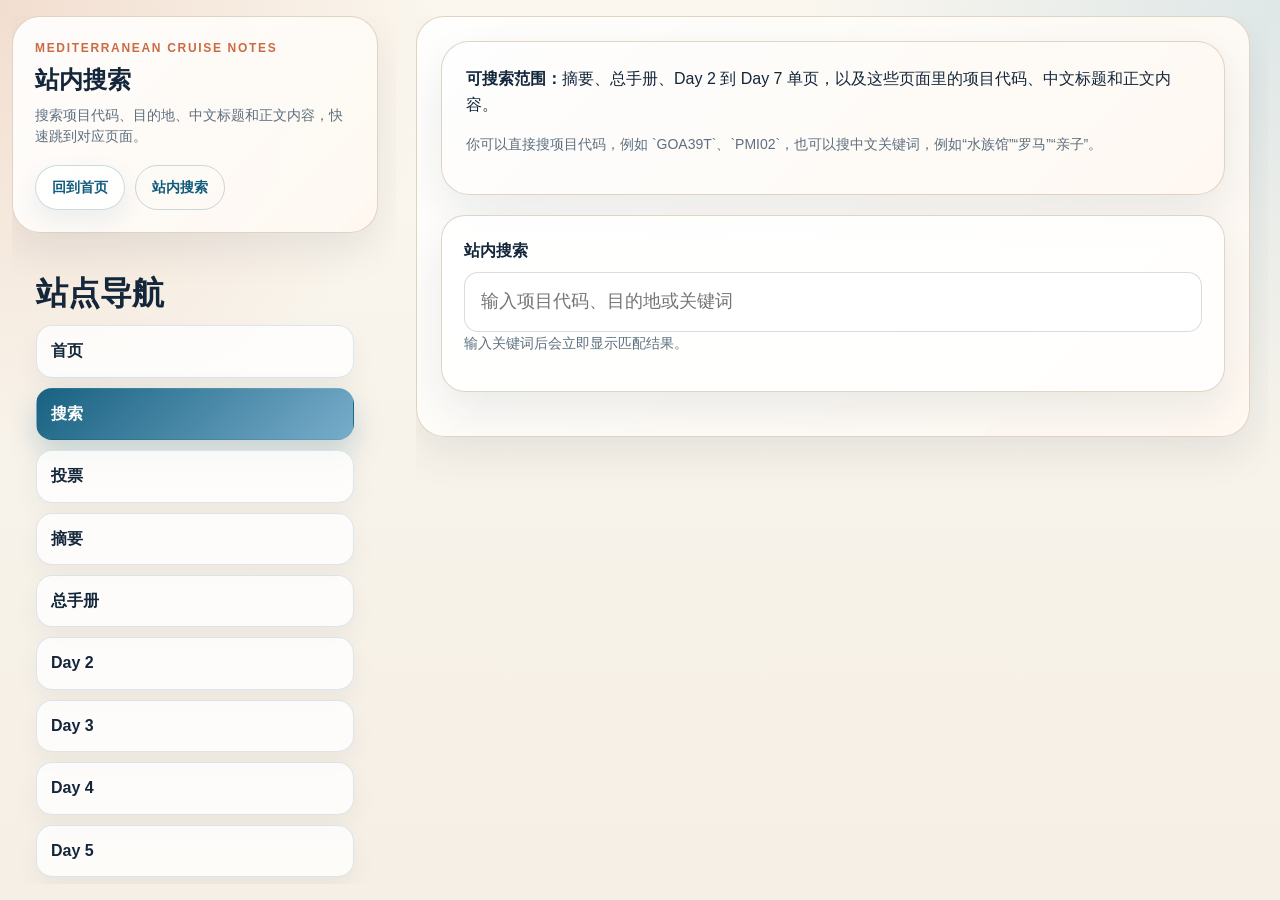
<file: search.html>
<!doctype html>
<html lang="zh-CN">
<head>
  <meta charset="utf-8">
  <meta name="viewport" content="width=device-width, initial-scale=1">
  <title>站内搜索</title>
  <link rel="stylesheet" href="assets/styles.css">
</head>
<body>
  <div class="shell shell-split">
    <aside class="nav-rail">
      <section class="topbar">
        <p class="eyebrow">Mediterranean Cruise Notes</p>
        <h1>站内搜索</h1>
        <p class="subtitle">搜索项目代码、目的地、中文标题和正文内容，快速跳到对应页面。</p>
        <div class="sidebar-actions">
          <a class="home-btn" href="index.html">回到首页</a>
          <a class="home-btn ghost-btn" href="search.html">站内搜索</a>
        </div>
      </section>
      <section class="sidebar-card site-nav-card">
        <h2>站点导航</h2>
        <div class="site-nav-list">
          <a class="nav-pill" href="index.html">首页</a>
<a class="nav-pill is-active" href="search.html">搜索</a>
<a class="nav-pill" href="vote.html">投票</a>
<a class="nav-pill" href="report.html">摘要</a>
<a class="nav-pill" href="detailed.html">总手册</a>
<a class="nav-pill" href="day2.html">Day 2</a>
<a class="nav-pill" href="day3.html">Day 3</a>
<a class="nav-pill" href="day4.html">Day 4</a>
<a class="nav-pill" href="day5.html">Day 5</a>
<a class="nav-pill" href="day6.html">Day 6</a>
<a class="nav-pill" href="day7.html">Day 7</a>
        </div>
      </section>
      
      <section class="sidebar-card">
        <h2>页内导航</h2>
        <div class="toc">
          <a class="toc-level-2" href="#search-guide">搜索说明</a>
          <a class="toc-level-2" href="#search-panel">搜索框</a>
          <a class="toc-level-2" href="#search-results">搜索结果</a>
        </div>
      </section>
    
    </aside>
    <main class="main-stage">
      <header class="mobile-page-header">
        <p class="eyebrow">Mediterranean Cruise Notes</p>
        <h1>站内搜索</h1>
        <p class="subtitle">搜索项目代码、目的地、中文标题和正文内容，快速跳到对应页面。</p>
      </header>
      
    <section class="content search-content">
      <div class="info-panel" id="search-guide">
        <p><strong>可搜索范围：</strong>摘要、总手册、Day 2 到 Day 7 单页，以及这些页面里的项目代码、中文标题和正文内容。</p>
        <p class="small-note">你可以直接搜项目代码，例如 `GOA39T`、`PMI02`，也可以搜中文关键词，例如“水族馆”“罗马”“亲子”。</p>
      </div>

      <section class="search-panel" id="search-panel">
        <label class="field search-field">
          <span>站内搜索</span>
          <input id="site-search-input" type="search" placeholder="输入项目代码、目的地或关键词">
        </label>
        <p class="small-note" id="search-status">输入关键词后会立即显示匹配结果。</p>
      </section>

      <section id="search-results" class="search-results"></section>
    </section>
    
    </main>
    
      <details class="mobile-toc-drawer">
        <summary>目录</summary>
        <div class="mobile-toc-sheet">
          <div class="mobile-toc-head">
            <p class="eyebrow">Search</p>
            <h2>站内搜索</h2>
            <p class="small-note">搜索页面、项目代码、目的地和正文内容。</p>
          </div>
          <section class="mobile-toc-section">
            <h3>当前页面</h3>
            <div class="toc">
              <a class="toc-level-2" href="#search-guide">搜索说明</a>
              <a class="toc-level-2" href="#search-panel">搜索框</a>
              <a class="toc-level-2" href="#search-results">搜索结果</a>
            </div>
          </section>
          <section class="mobile-toc-section">
            <h3>站点页面</h3>
            <div class="site-nav-list">
              <a class="nav-pill" href="index.html">首页</a>
              <a class="nav-pill is-active" href="search.html">搜索</a>
              <a class="nav-pill" href="vote.html">投票</a>
              <a class="nav-pill" href="report.html">摘要</a>
              <a class="nav-pill" href="detailed.html">总手册</a>
              <a class="nav-pill" href="day2.html">Day 2</a>
              <a class="nav-pill" href="day3.html">Day 3</a>
              <a class="nav-pill" href="day4.html">Day 4</a>
              <a class="nav-pill" href="day5.html">Day 5</a>
              <a class="nav-pill" href="day6.html">Day 6</a>
              <a class="nav-pill" href="day7.html">Day 7</a>
            </div>
          </section>
        </div>
      </details>
    
  </div>
  
  <script>
    const SEARCH_INDEX_URL = 'assets/search-index.json';

    function normalize(text) {
      return (text || '').toLowerCase().replace(/\s+/g, ' ').trim();
    }

    function buildSnippet(text, query) {
      const clean = (text || '').replace(/\s+/g, ' ').trim();
      if (!clean) return '';
      if (!query) return clean.slice(0, 160) + (clean.length > 160 ? '…' : '');
      const idx = clean.toLowerCase().indexOf(query.toLowerCase());
      if (idx === -1) return clean.slice(0, 160) + (clean.length > 160 ? '…' : '');
      const start = Math.max(0, idx - 50);
      const end = Math.min(clean.length, idx + 110);
      const prefix = start > 0 ? '…' : '';
      const suffix = end < clean.length ? '…' : '';
      return prefix + clean.slice(start, end) + suffix;
    }

    function scoreEntry(entry, query) {
      if (!query) return 0;
      let score = 0;
      const q = query.toLowerCase();
      if ((entry.title || '').toLowerCase().includes(q)) score += 8;
      if ((entry.keywords || '').toLowerCase().includes(q)) score += 6;
      if ((entry.body || '').toLowerCase().includes(q)) score += 3;
      return score;
    }

    async function initSearch() {
      const input = document.getElementById('site-search-input');
      const results = document.getElementById('search-results');
      const status = document.getElementById('search-status');
      const params = new URLSearchParams(window.location.search);
      const initialQuery = params.get('q') || '';
      input.value = initialQuery;

      let entries = [];
      try {
        const response = await fetch(SEARCH_INDEX_URL);
        entries = await response.json();
      } catch (error) {
        status.textContent = '搜索索引加载失败，请稍后刷新重试。';
        return;
      }

      function render(query) {
        const normalized = normalize(query);
        const filtered = !normalized
          ? []
          : entries
              .map(entry => ({ entry, score: scoreEntry(entry, normalized) }))
              .filter(item => item.score > 0)
              .sort((a, b) => b.score - a.score || a.entry.title.localeCompare(b.entry.title, 'zh-CN'))
              .slice(0, 40);

        if (!normalized) {
          status.textContent = '输入关键词后会立即显示匹配结果。';
          results.innerHTML = '';
          return;
        }

        status.textContent = `共找到 ${filtered.length} 条匹配结果。`;
        if (!filtered.length) {
          results.innerHTML = '<div class="info-panel"><p>没有找到匹配结果，可以换一个关键词，或者直接搜索项目代码。</p></div>';
          return;
        }

        results.innerHTML = filtered.map(({ entry }) => `
          <article class="search-result-card">
            <p class="card-kicker">${entry.section}</p>
            <h3><a href="${entry.href}">${entry.title}</a></h3>
            <p class="small-note">${buildSnippet(entry.body, normalized)}</p>
          </article>
        `).join('');
      }

      input.addEventListener('input', event => {
        const value = event.target.value;
        const url = new URL(window.location.href);
        if (value.trim()) {
          url.searchParams.set('q', value.trim());
        } else {
          url.searchParams.delete('q');
        }
        history.replaceState(null, '', url.toString());
        render(value);
      });

      render(initialQuery);
    }

    document.addEventListener('DOMContentLoaded', initSearch);
  </script>

  <script src="assets/mobile-toc-anchor.js" defer></script>
</body>
</html>
</file>
<file: assets/styles.css>
:root {
  --bg: #f5efe5;
  --paper: #fffdf9;
  --ink: #13263a;
  --muted: #5d6f7f;
  --line: #d9cbb7;
  --sea: #0f5c7d;
  --sky: #6da7c8;
  --sand: #e8d5b5;
  --sun: #c96b43;
  --card: #fff9f2;
  --shadow: 0 18px 40px rgba(19, 38, 58, 0.08);
  --glass: rgba(255,255,255,.84);
  --glass-strong: rgba(255,252,247,.94);
}
* { box-sizing: border-box; }
html { scroll-behavior: smooth; height: 100%; }
body {
  min-height: 100%;
  margin: 0;
  background:
    radial-gradient(circle at top left, rgba(201,107,67,.18), transparent 28rem),
    radial-gradient(circle at top right, rgba(109,167,200,.2), transparent 30rem),
    linear-gradient(180deg, #fbf7ef 0%, var(--bg) 100%);
  color: var(--ink);
  font: 16px/1.65 "Avenir Next", "PingFang SC", "Hiragino Sans GB", "Noto Sans CJK SC", sans-serif;
  overflow: hidden;
}
body.home-page { overflow: auto; }
a { color: var(--sea); text-decoration: none; }
a:hover { text-decoration: underline; }
.shell {
  width: min(1240px, calc(100% - 32px));
  margin: 0 auto;
  padding: 28px 0 56px;
}
.shell-split {
  width: min(1440px, calc(100% - 24px));
  height: 100vh;
  margin: 0 auto;
  padding: 16px 0;
  display: grid;
  grid-template-columns: minmax(320px, clamp(360px, 30vw, 460px)) minmax(0, 1fr);
  gap: 20px;
}
.topbar, .home-hero, .lead-panel, .content, .vote-panel, .results-panel .sidebar-card, .info-panel, .feature-card, .card {
  background:
    linear-gradient(135deg, rgba(255,255,255,.92), rgba(255,249,242,.95)),
    linear-gradient(135deg, rgba(15,92,125,.05), rgba(201,107,67,.05));
  border: 1px solid rgba(217,203,183,.82);
  box-shadow: var(--shadow);
}
.topbar, .home-hero, .lead-panel, .content, .vote-panel, .sidebar-card, .info-panel, .feature-card, .card {
  border-radius: 28px;
}
.topbar, .home-hero, .content, .vote-panel, .sidebar-card, .info-panel, .feature-card, .card { padding: 24px; }
.home-hero { padding: 46px 34px; }
.lead-panel { padding: 30px; }
.nav-rail, .main-stage {
  min-height: 0;
  overflow-y: auto;
  padding-right: 8px;
  scrollbar-gutter: stable;
}
.nav-rail {
  display: grid;
  gap: 18px;
  align-content: start;
}
.nav-rail .topbar {
  padding: 22px;
}
.nav-rail .topbar h1 {
  font-size: clamp(20px, 1.9vw, 34px);
  line-height: 1.06;
  overflow-wrap: anywhere;
  word-break: break-word;
  margin-bottom: 0;
}
.nav-rail .topbar .subtitle {
  max-width: none;
  font-size: 14px;
  line-height: 1.5;
  overflow-wrap: anywhere;
}
.sidebar-actions {
  margin-top: 18px;
  display: flex;
  flex-wrap: wrap;
  gap: 10px;
}
.home-btn {
  display: inline-flex;
  align-items: center;
  justify-content: center;
  padding: 10px 16px;
  border-radius: 999px;
  border: 1px solid rgba(15,92,125,.22);
  background: rgba(255,255,255,.82);
  color: var(--sea);
  font-weight: 600;
  font-size: 14px;
  box-shadow: 0 10px 24px rgba(15,92,125,.08);
}
.home-btn:hover {
  background: var(--sea);
  color: white;
  text-decoration: none;
}
.ghost-btn {
  background: transparent;
  box-shadow: none;
}
.main-stage {
  display: grid;
  gap: 24px;
  align-content: start;
  min-width: 0;
}
.mobile-page-header {
  display: none;
  background:
    linear-gradient(135deg, rgba(255,255,255,.94), rgba(255,249,242,.97)),
    linear-gradient(135deg, rgba(15,92,125,.05), rgba(201,107,67,.05));
  border: 1px solid rgba(217,203,183,.82);
  border-radius: 24px;
  box-shadow: var(--shadow);
  padding: 18px 18px 16px;
}
.mobile-page-header h1 {
  font-size: 28px;
  line-height: 1.08;
  margin-bottom: 0;
}
.mobile-page-header .subtitle {
  max-width: none;
  font-size: 14px;
  line-height: 1.5;
}
.eyebrow {
  margin: 0 0 8px;
  text-transform: uppercase;
  letter-spacing: .14em;
  font-size: 12px;
  color: var(--sun);
  font-weight: 700;
}
h1, h2, h3, h4 { font-family: "Georgia", "Songti SC", serif; line-height: 1.15; }
h1 { margin: 0; font-size: clamp(34px, 4vw, 58px); }
.subtitle { margin: 12px 0 0; color: var(--muted); max-width: 760px; }
.site-nav-card h2, .sidebar-card h2 { margin-top: 0; }
.site-nav-list {
  display: grid;
  gap: 10px;
}
.nav-pill {
  display: flex;
  align-items: center;
  justify-content: space-between;
  gap: 12px;
  min-height: 46px;
  padding: 12px 14px;
  border-radius: 16px;
  border: 1px solid rgba(15,92,125,.14);
  background: rgba(255,255,255,.78);
  color: var(--ink);
  font-weight: 600;
  box-shadow: 0 10px 24px rgba(19,38,58,.05);
  transition: transform .18s ease, background .18s ease, border-color .18s ease;
}
.nav-pill:hover {
  text-decoration: none;
  transform: translateY(-1px);
  border-color: rgba(15,92,125,.28);
  background: rgba(255,255,255,.92);
}
.nav-pill.is-active {
  background: linear-gradient(135deg, rgba(15,92,125,.96), rgba(109,167,200,.92));
  color: white;
  border-color: transparent;
  box-shadow: 0 14px 30px rgba(15,92,125,.22);
}
.toc { display: flex; flex-direction: column; gap: 10px; }
.toc a { color: var(--muted); font-size: 14px; }
.toc-level-2 { font-weight: 700; color: var(--ink) !important; }
.toc-level-3 { padding-left: 10px; }
.toc-level-4 { padding-left: 20px; }
.mobile-toc-drawer { display: none; }
.mobile-overlay-root { display: none; }
.content { overflow: visible; }
.content [id] { scroll-margin-top: 24px; }
.hero-image { margin: 10px 0 20px; border-radius: 22px; overflow: hidden; }
.hero-image img { display: block; width: 100%; height: auto; }
.port-window {
  display: grid;
  gap: 6px;
  margin: 0 0 20px;
  padding: 16px 18px;
  border: 1px solid rgba(15,92,125,.14);
  border-radius: 20px;
  background:
    linear-gradient(135deg, rgba(255,255,255,.96), rgba(244,250,252,.98)),
    linear-gradient(135deg, rgba(15,92,125,.06), rgba(109,167,200,.08));
  box-shadow: 0 14px 30px rgba(19,38,58,.08);
}
.port-window-label {
  color: var(--muted);
  font-size: 12px;
  font-weight: 700;
  letter-spacing: .06em;
}
.port-window strong {
  color: var(--sea);
  font-size: clamp(20px, 2vw, 24px);
  line-height: 1.2;
}
.port-window-note {
  color: var(--muted);
  font-size: 14px;
  line-height: 1.6;
}
.port-window.is-sea-day strong { color: var(--sun); }
p { margin: 0 0 14px; }
ul, ol { margin: 0 0 18px 22px; padding: 0; }
li { margin: 6px 0; }
code {
  background: rgba(19,38,58,.06);
  border: 1px solid rgba(19,38,58,.08);
  border-radius: 8px;
  padding: .14em .42em;
  font-size: .92em;
}
h2 { margin: 28px 0 14px; font-size: 32px; }
h3 { margin: 24px 0 12px; font-size: 24px; }
h4 { margin: 22px 0 12px; font-size: 20px; color: var(--sea); }
.table-wrap { overflow-x: auto; margin: 0 0 22px; }
table {
  width: 100%;
  border-collapse: collapse;
  min-width: 720px;
  background: var(--paper);
  border-radius: 18px;
  overflow: hidden;
}
th, td { border: 1px solid rgba(217,203,183,.8); padding: 12px 13px; vertical-align: top; }
th { background: linear-gradient(180deg, rgba(15,92,125,.1), rgba(109,167,200,.08)); text-align: left; color: var(--ink); }
tbody tr:nth-child(even) td { background: rgba(232,213,181,.12); }
.deck { display: grid; gap: 16px; }
.section-head { margin-bottom: 0; }
.section-head h2 { margin: 2px 0 0; }
.card-grid, .feature-grid {
  display: grid;
  grid-template-columns: repeat(auto-fit, minmax(220px, 1fr));
  gap: 16px;
}
.card, .feature-card {
  display: block;
  color: var(--ink);
  min-height: 170px;
}
.card:hover { transform: translateY(-2px); text-decoration: none; }
.card-kicker { margin: 0 0 10px; font-size: 12px; letter-spacing: .12em; color: var(--sun); text-transform: uppercase; }
.card h3, .feature-card h3 { margin: 0 0 10px; font-size: 24px; }
.hero-actions { display: flex; flex-wrap: wrap; gap: 12px; margin-top: 20px; }
.primary-btn, .secondary-btn {
  display: inline-flex;
  align-items: center;
  justify-content: center;
  padding: 12px 18px;
  border-radius: 999px;
  border: 1px solid transparent;
  font-weight: 600;
  cursor: pointer;
}
.primary-btn { background: var(--sea); color: white; }
.secondary-btn { background: transparent; border-color: rgba(15,92,125,.3); color: var(--sea); }
.primary-btn:hover, .secondary-btn:hover { text-decoration: none; }
.step-list li { margin-bottom: 10px; }
.vote-layout { display: grid; grid-template-columns: minmax(0, 1.5fr) minmax(320px, 1fr); gap: 24px; align-items: start; }
.results-panel { position: sticky; top: 0; display: grid; gap: 18px; }
.search-content { display: grid; gap: 20px; }
.search-panel {
  border: 1px solid rgba(217,203,183,.82);
  background: rgba(255,255,255,.84);
  border-radius: 24px;
  padding: 22px;
  box-shadow: var(--shadow);
}
.search-field input {
  font-size: 18px;
  padding: 14px 16px;
}
.search-results {
  display: grid;
  gap: 16px;
}
.search-result-card {
  border: 1px solid rgba(217,203,183,.82);
  background: rgba(255,255,255,.84);
  border-radius: 24px;
  padding: 22px;
  box-shadow: var(--shadow);
}
.search-result-card h3 {
  margin: 0 0 10px;
  font-size: 24px;
}
.search-result-card .card-kicker {
  margin-bottom: 8px;
}
.vote-form { display: grid; gap: 18px; }
.field { display: grid; gap: 8px; }
.field span { font-weight: 600; color: var(--ink); }
input, select {
  width: 100%;
  border-radius: 14px;
  border: 1px solid rgba(19,38,58,.16);
  background: rgba(255,255,255,.94);
  padding: 12px 14px;
  font: inherit;
  color: var(--ink);
}
.day-vote-card, .result-day-card {
  border: 1px solid rgba(217,203,183,.8);
  background: rgba(255,255,255,.82);
  border-radius: 22px;
  padding: 18px;
  margin-top: 16px;
}
.day-vote-card h3, .result-day-card h3 { margin-top: 0; }
.rank-grid { display: grid; grid-template-columns: repeat(2, minmax(0, 1fr)); gap: 14px; }
.vote-actions { display: flex; flex-wrap: wrap; gap: 12px; margin-top: 8px; }
.vote-log-actions { display: flex; flex-wrap: wrap; gap: 10px; margin: 14px 0 16px; }
.small-note { color: var(--muted); font-size: 14px; }
.vote-summary { padding: 0 0 8px; }
.vote-sync-status {
  margin-top: 14px;
  padding: 12px 14px;
  border-radius: 16px;
  border: 1px solid rgba(15,92,125,.14);
  background: rgba(255,255,255,.78);
  color: var(--ink);
  font-size: 14px;
  line-height: 1.6;
}
.vote-sync-status.is-loading {
  border-color: rgba(15,92,125,.18);
  background: rgba(244,250,252,.92);
}
.vote-sync-status.is-success {
  border-color: rgba(37,125,85,.2);
  background: rgba(241,250,245,.96);
}
.vote-sync-status.is-error {
  border-color: rgba(180,84,66,.22);
  background: rgba(255,244,240,.96);
  color: #7a2f1d;
}
.primary-btn:disabled,
.secondary-btn:disabled {
  opacity: .45;
  cursor: not-allowed;
}
.vote-log-list { display: grid; gap: 12px; }
.vote-log-card {
  border: 1px solid rgba(217,203,183,.8);
  background: rgba(255,255,255,.82);
  border-radius: 20px;
  padding: 16px 18px;
}
.vote-log-card summary,
.vote-log-summary {
  display: grid;
  gap: 4px;
}
.vote-log-card summary {
  cursor: pointer;
  list-style: none;
}
.vote-log-card summary::-webkit-details-marker { display: none; }
.vote-log-card[open] {
  background: rgba(255,255,255,.9);
  box-shadow: 0 14px 28px rgba(19,38,58,.08);
}
.vote-log-summary-name {
  font-weight: 700;
  color: var(--ink);
}
.vote-log-summary-meta {
  color: var(--muted);
  font-size: 13px;
  line-height: 1.5;
}
.vote-log-body {
  display: grid;
  gap: 14px;
  margin-top: 14px;
}
.vote-log-day + .vote-log-day {
  padding-top: 14px;
  border-top: 1px solid rgba(217,203,183,.72);
}
.vote-log-day p {
  margin: 0 0 8px;
}
.vote-log-ranks {
  margin: 0;
  padding-left: 18px;
  display: grid;
  gap: 6px;
}
.home-page .home-hero { padding: 56px 40px; }
.home-page .deck {
  display: block;
  margin-top: 32px;
}
.home-page .section-head { margin-bottom: 18px; }
.home-page .card-grid {
  grid-template-columns: repeat(auto-fit, minmax(250px, 1fr));
  gap: 20px;
}
.home-page .card { min-height: 190px; padding: 28px; }
.home-page .info-panel { padding: 26px; }
::-webkit-scrollbar { width: 10px; height: 10px; }
::-webkit-scrollbar-thumb {
  background: rgba(15,92,125,.22);
  border-radius: 999px;
  border: 2px solid rgba(255,255,255,.7);
}
::-webkit-scrollbar-track { background: transparent; }
@media (max-width: 980px) {
  .vote-layout { grid-template-columns: 1fr; }
  .results-panel { position: static; }
}
@media (max-width: 760px) {
  body { overflow: auto; }
  .shell-split {
    width: min(100% - 14px, 100%);
    height: auto;
    grid-template-columns: 1fr;
    gap: 16px;
    padding: calc(10px + env(safe-area-inset-top, 0px)) 0 calc(110px + env(safe-area-inset-bottom, 0px));
  }
  .nav-rail {
    position: relative;
    top: auto;
    z-index: 30;
    overflow: visible;
    padding-right: 0;
    gap: 0;
    min-height: 0;
    height: 0;
  }
  .nav-rail .topbar,
  .nav-rail > .sidebar-card:not(.site-nav-card) {
    display: none;
  }
  .mobile-overlay-root {
    display: block;
    position: fixed;
    inset: 0;
    --mobile-overlay-inline-gap: 14px;
    --mobile-overlay-panel-width: calc(100% - (var(--mobile-overlay-inline-gap) * 2));
    z-index: 50;
    pointer-events: none;
    transform-origin: top left;
    transform:
      translate3d(var(--mobile-overlay-shift-x, 0px), var(--mobile-overlay-shift-y, 0px), 0)
      scale(var(--mobile-overlay-scale, 1));
    transition: transform .18s ease;
    will-change: transform;
  }
  .site-nav-card.is-overlay-layer,
  .mobile-toc-drawer.is-overlay-layer {
    pointer-events: auto;
  }
  .site-nav-card.is-overlay-layer {
    position: absolute;
    top: calc(8px + env(safe-area-inset-top, 0px));
    left: var(--mobile-overlay-inline-gap);
    width: var(--mobile-overlay-panel-width);
    right: auto;
    margin: 0;
    padding: 12px;
    box-sizing: border-box;
    border-radius: 24px;
    border-color: rgba(217,203,183,.9);
    background:
      linear-gradient(135deg, rgba(255,255,255,.88), rgba(255,250,244,.96)),
      linear-gradient(135deg, rgba(15,92,125,.08), rgba(201,107,67,.08));
    box-shadow: 0 14px 36px rgba(19,38,58,.14);
    backdrop-filter: blur(18px);
    -webkit-backdrop-filter: blur(18px);
    z-index: 45;
  }
  .site-nav-card.is-overlay-layer h2 {
    display: none;
  }
  .site-nav-card.is-overlay-layer .site-nav-list {
    display: grid;
    grid-auto-flow: column;
    grid-auto-columns: max-content;
    gap: 11px;
    overflow-x: auto;
    overscroll-behavior-x: contain;
    padding: 2px 1px 4px;
    scroll-snap-type: x proximity;
    scrollbar-width: none;
    touch-action: pan-x;
    cursor: grab;
  }
  .site-nav-card.is-overlay-layer .site-nav-list::-webkit-scrollbar {
    display: none;
  }
  .site-nav-card.is-overlay-layer .site-nav-list.is-dragging {
    cursor: grabbing;
    scroll-snap-type: none;
    user-select: none;
  }
  .site-nav-card.is-overlay-layer .nav-pill {
    min-height: 44px;
    padding: 11px 16px;
    border-radius: 999px;
    white-space: nowrap;
    font-size: 15px;
    font-weight: 700;
    scroll-snap-align: start;
    box-shadow: none;
    background: rgba(255,255,255,.88);
    border-color: rgba(15,92,125,.12);
  }
  .site-nav-card.is-overlay-layer .nav-pill.is-active {
    background: linear-gradient(135deg, rgba(15,92,125,.96), rgba(109,167,200,.92));
    color: white;
    border-color: transparent;
    box-shadow: 0 12px 24px rgba(15,92,125,.18);
  }
  .main-stage {
    overflow: visible;
    padding-right: 0;
    padding-top: calc(82px + env(safe-area-inset-top, 0px));
    gap: 18px;
  }
  .mobile-page-header {
    display: block;
    position: relative;
    overflow: hidden;
    padding: 24px 20px 20px;
    border-radius: 30px;
  }
  .mobile-page-header::before {
    content: "";
    position: absolute;
    right: -34px;
    bottom: -70px;
    width: 180px;
    height: 180px;
    background: radial-gradient(circle, rgba(109,167,200,.22), transparent 72%);
    pointer-events: none;
  }
  .mobile-page-header h1 {
    font-size: clamp(30px, 8.8vw, 40px);
    max-width: 11ch;
  }
  .mobile-page-header .subtitle {
    margin-top: 12px;
    line-height: 1.55;
    font-size: 15px;
  }
  .content > h1:first-child {
    display: none;
  }
  .content {
    padding: 22px 18px 26px;
    border-radius: 30px;
  }
  .content [id],
  .vote-panel [id],
  .results-panel [id] {
    scroll-margin-top: 120px;
  }
  .content p,
  .content li {
    line-height: 1.72;
  }
  .hero-image {
    margin: 12px -2px 22px;
    border-radius: 24px;
    box-shadow: 0 18px 40px rgba(19,38,58,.12);
  }
  .hero-image img {
    width: 100%;
    aspect-ratio: 16 / 10;
    object-fit: cover;
  }
  .port-window {
    margin-bottom: 22px;
    padding: 15px 16px;
    border-radius: 22px;
  }
  .port-window strong {
    font-size: 21px;
  }
  .port-window-note {
    font-size: 13px;
  }
  .table-wrap {
    margin: 0 -4px 22px;
    padding: 0 4px 4px;
  }
  table {
    min-width: 620px;
    border-radius: 20px;
  }
  th, td {
    padding: 10px 12px;
    font-size: 14px;
  }
  .table-wrap.is-cardified {
    margin: 0 0 22px;
    padding: 0;
    overflow: visible;
  }
  .table-wrap.is-cardified table {
    display: block;
    min-width: 0;
    border-collapse: separate;
    background: transparent;
  }
  .table-wrap.is-cardified thead {
    position: absolute;
    width: 1px;
    height: 1px;
    padding: 0;
    margin: -1px;
    overflow: hidden;
    clip: rect(0, 0, 0, 0);
    white-space: nowrap;
    border: 0;
  }
  .table-wrap.is-cardified tbody {
    display: grid;
    gap: 14px;
  }
  .table-wrap.is-cardified tbody tr {
    display: grid;
    gap: 10px;
    padding: 16px;
    border: 1px solid rgba(217,203,183,.88);
    border-radius: 22px;
    background:
      linear-gradient(135deg, rgba(255,255,255,.96), rgba(255,249,242,.98)),
      linear-gradient(135deg, rgba(15,92,125,.04), rgba(201,107,67,.05));
    box-shadow: 0 14px 32px rgba(19,38,58,.1);
  }
  .table-wrap.is-cardified tbody td {
    display: grid;
    grid-template-columns: minmax(88px, 108px) minmax(0, 1fr);
    gap: 12px;
    align-items: start;
    padding: 0;
    border: 0;
    background: transparent !important;
    min-width: 0;
  }
  .table-wrap.is-cardified tbody td::before {
    content: attr(data-label);
    color: var(--muted);
    font-size: 12px;
    font-weight: 700;
    letter-spacing: .04em;
    line-height: 1.45;
  }
  .table-wrap.is-cardified tbody td:first-child {
    color: var(--sea);
    font-weight: 700;
  }
  input, select {
    min-height: 48px;
  }
  .search-content {
    gap: 16px;
  }
  .search-panel {
    position: sticky;
    top: calc(94px + env(safe-area-inset-top, 0px));
    z-index: 15;
    padding: 16px;
    border-radius: 22px;
    background:
      linear-gradient(135deg, rgba(255,255,255,.94), rgba(255,250,244,.98)),
      linear-gradient(135deg, rgba(15,92,125,.05), rgba(201,107,67,.06));
    box-shadow: 0 18px 34px rgba(19,38,58,.12);
  }
  .search-field {
    gap: 10px;
  }
  .search-field span {
    font-size: 12px;
    letter-spacing: .08em;
    text-transform: uppercase;
    color: var(--sun);
  }
  .search-field input {
    font-size: 17px;
    padding: 16px 18px;
    border-radius: 18px;
    border-color: rgba(15,92,125,.18);
    box-shadow: inset 0 1px 0 rgba(255,255,255,.85);
  }
  .search-results {
    gap: 12px;
  }
  .search-result-card {
    padding: 18px;
    border-radius: 22px;
  }
  .search-result-card h3 {
    font-size: 20px;
    line-height: 1.18;
  }
  .vote-layout {
    gap: 16px;
  }
  .vote-panel,
  .results-panel .sidebar-card {
    padding: 18px;
    border-radius: 26px;
  }
  .vote-form {
    gap: 14px;
  }
  .day-vote-card,
  .result-day-card {
    padding: 16px;
    border-radius: 20px;
    margin-top: 14px;
  }
  .day-vote-card h3,
  .result-day-card h3 {
    font-size: 20px;
    line-height: 1.2;
  }
  .vote-actions {
    gap: 10px;
    margin-top: 12px;
  }
  .vote-log-actions {
    display: grid;
  }
  .vote-log-actions > * {
    width: 100%;
  }
  .primary-btn,
  .secondary-btn {
    min-height: 46px;
  }
  .mobile-toc-drawer {
    display: block;
  }
  .mobile-toc-drawer.is-overlay-layer {
    position: static;
    z-index: 40;
  }
  .mobile-toc-drawer.is-overlay-layer > summary {
    position: absolute;
    right: var(--mobile-overlay-inline-gap);
    bottom: calc(16px + env(safe-area-inset-bottom, 0px));
    list-style: none;
    display: inline-flex;
    align-items: center;
    justify-content: center;
    min-height: 56px;
    min-width: 88px;
    padding: 0 20px;
    border-radius: 999px;
    background:
      linear-gradient(135deg, rgba(255,255,255,.9), rgba(255,249,242,.98)),
      linear-gradient(135deg, rgba(15,92,125,.12), rgba(201,107,67,.12));
    color: var(--ink);
    font-weight: 800;
    font-size: 15px;
    letter-spacing: .04em;
    border: 1px solid rgba(15,92,125,.14);
    box-shadow: 0 18px 34px rgba(19,38,58,.18);
    backdrop-filter: blur(18px);
    -webkit-backdrop-filter: blur(18px);
    cursor: pointer;
  }
  .mobile-toc-drawer.is-overlay-layer > summary::-webkit-details-marker { display: none; }
  .mobile-toc-sheet.is-overlay-layer {
    position: absolute;
    left: var(--mobile-overlay-inline-gap);
    width: var(--mobile-overlay-panel-width);
    right: auto;
    bottom: calc(84px + env(safe-area-inset-bottom, 0px));
    top: auto;
    max-width: none;
    max-height: min(70vh, 640px);
    overflow: auto;
    padding: 20px;
    box-sizing: border-box;
    border-radius: 28px;
    border: 1px solid rgba(217,203,183,.9);
    background:
      linear-gradient(135deg, rgba(255,255,255,.96), rgba(255,249,242,.98)),
      linear-gradient(135deg, rgba(15,92,125,.05), rgba(201,107,67,.05));
    box-shadow: 0 24px 60px rgba(19,38,58,.18);
    backdrop-filter: blur(18px);
    -webkit-backdrop-filter: blur(18px);
    pointer-events: auto;
    touch-action: pan-y;
  }
  .mobile-toc-head h2,
  .mobile-toc-section h3 {
    margin-top: 0;
  }
  .mobile-toc-head h2 {
    font-size: 26px;
    margin-bottom: 8px;
  }
  .mobile-toc-section + .mobile-toc-section {
    margin-top: 18px;
    padding-top: 18px;
    border-top: 1px solid rgba(217,203,183,.7);
  }
  .mobile-toc-section .toc {
    gap: 8px;
  }
  .mobile-toc-section .toc a {
    display: block;
    padding: 13px 15px;
    border-radius: 18px;
    background: rgba(19,38,58,.05);
  }
  .mobile-toc-section:last-child {
    display: none;
  }
}
@media (max-width: 720px) {
  .rank-grid { grid-template-columns: 1fr; }
}
@media (max-width: 640px) {
  .shell { width: min(100% - 16px, 100%); }
  .topbar, .home-hero, .content, .vote-panel, .sidebar-card, .info-panel, .feature-card, .card, .lead-panel {
    padding: 18px;
    border-radius: 22px;
  }
  .hero-actions,
  .vote-actions {
    display: grid;
  }
  .hero-actions > *,
  .vote-actions > * {
    width: 100%;
  }
  .home-page .home-hero { padding: 26px 22px; }
  .home-page .card-grid { grid-template-columns: 1fr; }
  .home-page .card { min-height: 0; padding: 20px; }
  h1 { font-size: 34px; }
  h2 { font-size: 28px; }
}
@media (max-width: 430px) and (min-width: 390px) and (min-height: 820px) {
  .shell-split {
    padding-bottom: calc(122px + env(safe-area-inset-bottom, 0px));
  }
  .site-nav-card.is-overlay-layer {
    padding: 13px;
    border-radius: 26px;
    top: calc(8px + env(safe-area-inset-top, 0px));
  }
  .site-nav-card.is-overlay-layer .site-nav-list {
    gap: 12px;
  }
  .site-nav-card.is-overlay-layer .nav-pill {
    min-height: 48px;
    padding: 12px 18px;
    font-size: 15px;
  }
  .mobile-page-header {
    padding: 25px 20px 21px;
  }
  .content,
  .vote-panel,
  .results-panel .sidebar-card,
  .search-panel,
  .search-result-card {
    border-radius: 26px;
  }
  .content,
  .vote-panel,
  .results-panel .sidebar-card {
    padding: 22px 19px 28px;
  }
  .content [id],
  .vote-panel [id],
  .results-panel [id] {
    scroll-margin-top: 132px;
  }
  .search-panel,
  .search-result-card {
    padding: 20px;
  }
  .search-panel {
    top: calc(102px + env(safe-area-inset-top, 0px));
  }
  .mobile-toc-drawer > summary {
    min-height: 60px;
    min-width: 96px;
    padding: 0 24px;
    font-size: 16px;
  }
  .mobile-toc-sheet.is-overlay-layer {
    bottom: calc(92px + env(safe-area-inset-bottom, 0px));
    max-height: min(72vh, 680px);
    padding: 20px 20px 24px;
  }
}
</file>
